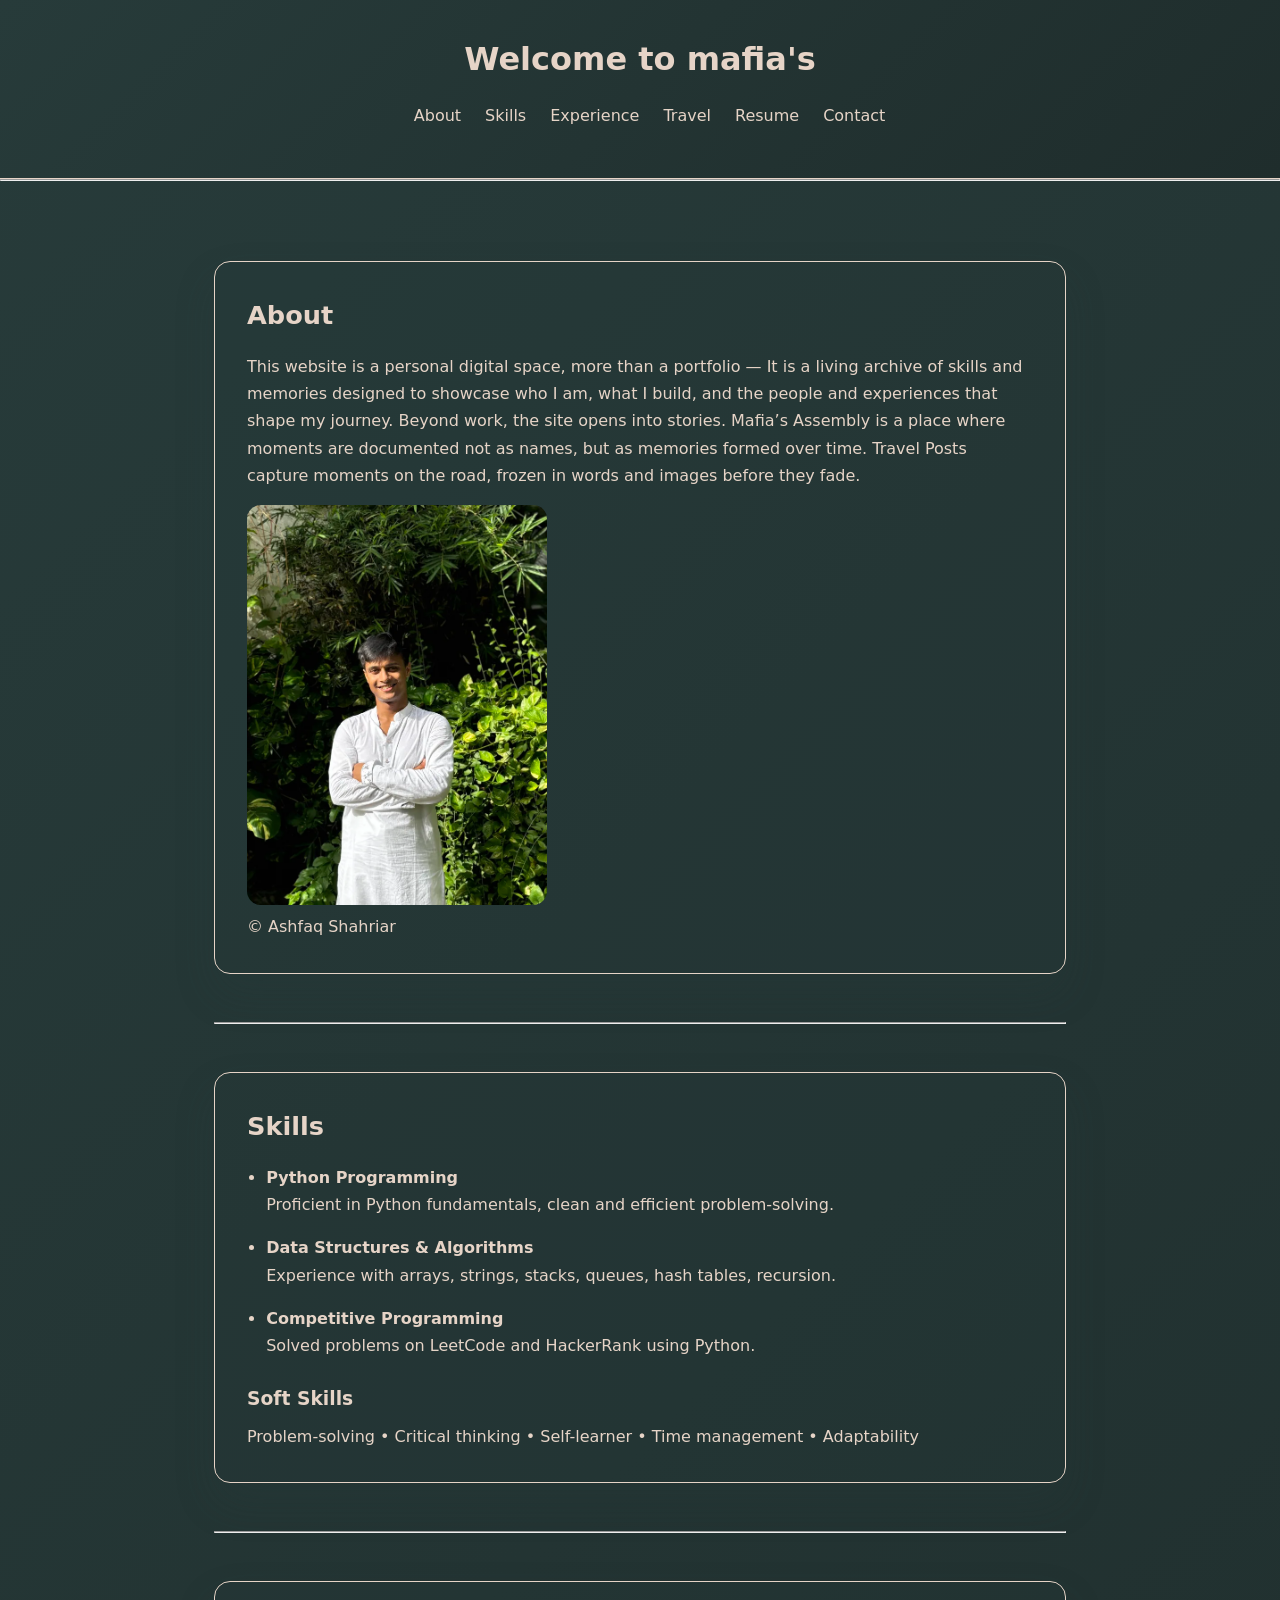
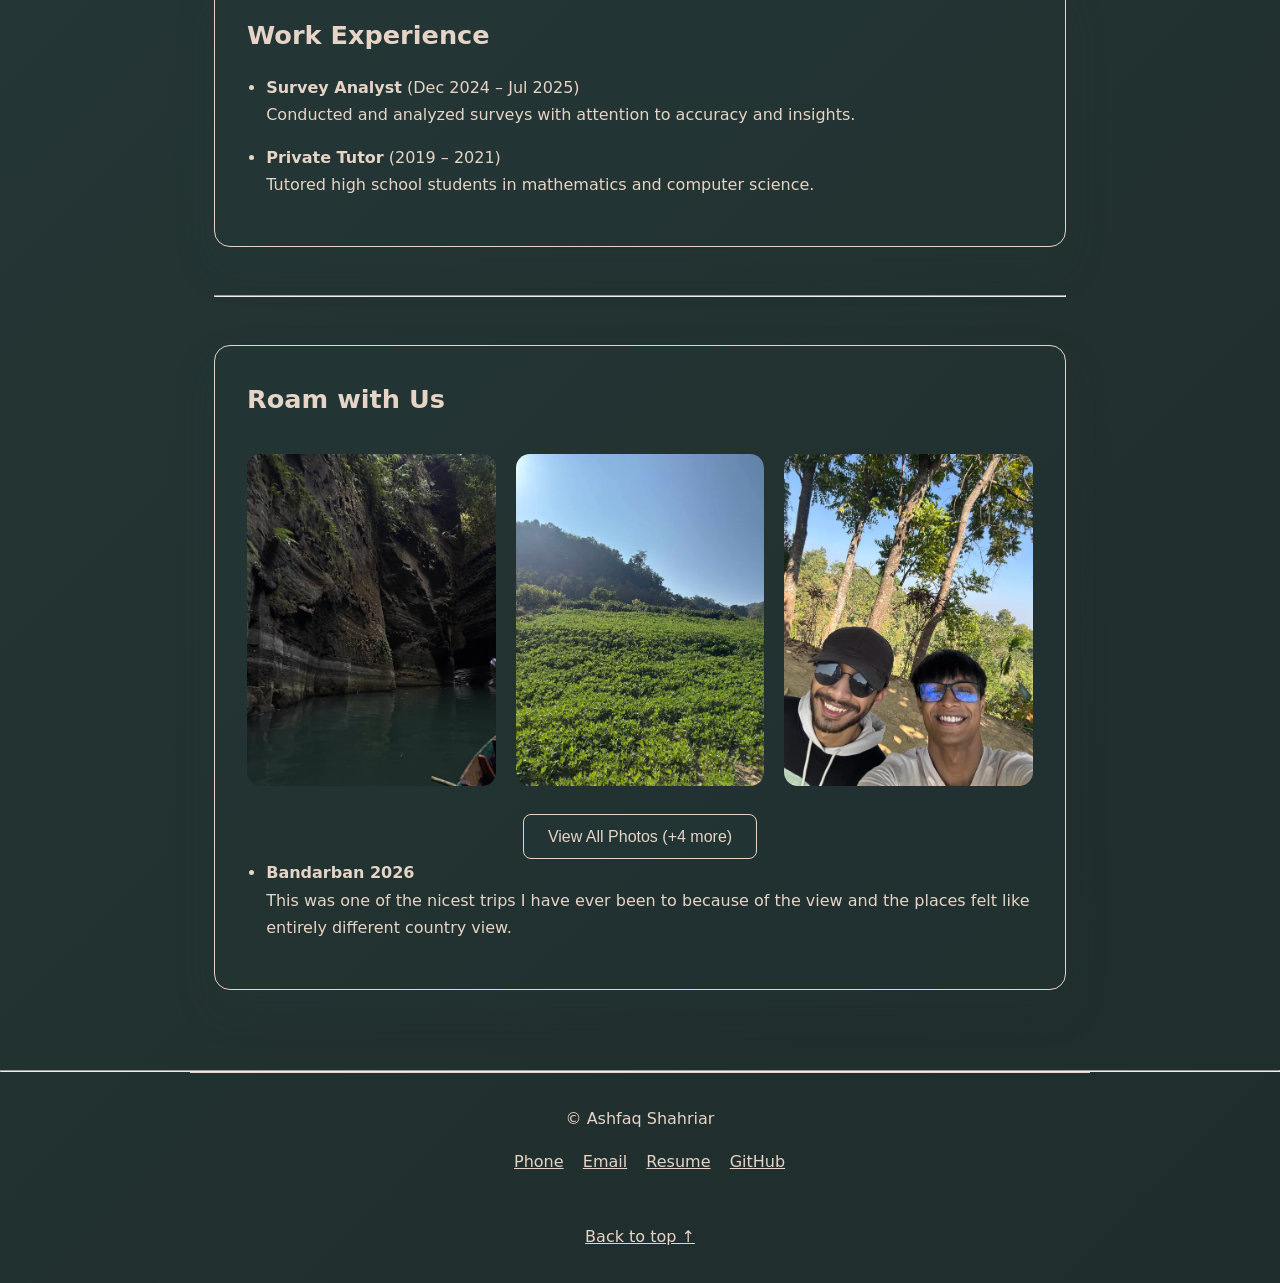
<file: index.html>
<!DOCTYPE html>
<html lang="en">

<head>
    <meta charset="UTF-8">
    <meta name="author" content="Ashfaq Shahriar">
    <meta name="description" content="Personal portfolio website of Ashfaq Shahriar">
    <meta name="viewport" content="width=device-width, initial-scale=1.0">
    <title>Mafia's</title>
    <link rel="icon" href="image files/cat.png" type="image/x-icon">
    <link rel="stylesheet" href="main.css">
</head>

<body>

<header class="header">
    <div class="container">

    <h1>Welcome to mafia's</h1>

    <nav aria-label="primary-navigation">
        <ul class="nav-list">
            <li><a href="#info">About</a></li>
            <li><a href="#skills">Skills</a></li>
            <li><a href="#work_experience">Experience</a></li>
            <li><a href="#trips">Travel</a></li>
            <li><a href="imgae files/resume01-ashfaq-shahriar.pdf"target="_blank">Resume</a></li>
            <li><a href="#end">Contact</a></li>
        </ul>
    </nav>
    
    </div>
</header>

<hr>

<main class="container">

    <!-- ABOUT THE WEBPAGE -->
    <article id="info" class="card">
        <h2>About</h2>

        <p>
            This website is a personal digital space, more than a portfolio — It is a living archive of skills and memories designed to showcase who I am, what I build, and the people and experiences that shape my journey. Beyond work, the site opens into stories. Mafia’s Assembly is a place where moments are documented not as names, but as memories formed over time. Travel Posts capture moments on the road, frozen in words and images before they fade.

        </p>

        <figure>
            <img src="imgae files/image.jpeg" alt="Ashfaq Shahriar" width="300">
            <figcaption>
                &copy; Ashfaq Shahriar
            </figcaption>
        </figure>

    </article>

    <hr>

    <!-- SKILLS -->
    <article id="skills" class="card">
        <h2>Skills</h2>

        <ul>
            <li>
                <strong>Python Programming</strong><br>
                Proficient in Python fundamentals, clean and efficient problem-solving.
            </li>

            <li>
                <strong>Data Structures & Algorithms</strong><br>
                Experience with arrays, strings, stacks, queues, hash tables, recursion.
            </li>

            <li>
                <strong>Competitive Programming</strong><br>
                Solved problems on LeetCode and HackerRank using Python.
            </li>
        </ul>

        <h3>Soft Skills</h3>
        <p>Problem-solving • Critical thinking • Self-learner • Time management • Adaptability</p>
    </article>

    <hr>

    <!-- EXPERIENCE -->
    <article id="work_experience" class="card">
        <h2>Work Experience</h2>

        <ul>
            <li>
                <strong>Survey Analyst</strong> (Dec 2024 – Jul 2025)<br>
                Conducted and analyzed surveys with attention to accuracy and insights.
            </li>

            <li>
                <strong>Private Tutor</strong> (2019 – 2021)<br>
                Tutored high school students in mathematics and computer science.
            </li>
        </ul>
    </article>

    <hr>

    <!--TRIPS-->
    <article id="trips" class="card"> 
        <h2>Roam with Us</h2>

        <div class="trip-images">
            <figure>
                <img src="imgae files/IMG_6839.jpeg" alt="img1" width="300" class="trip-img">
            </figure>
            <figure>
                <img src="imgae files/IMG_6802.jpeg" alt="img2" width="300" class="trip-img">
            </figure>
            <figure>
                <img src="imgae files/IMG_6624.jpeg" alt="img3" width="300" class="trip-img">
            </figure>
        </div>

        <div style="text-align: center; margin-top: 20px;">
            <button id="viewMoreBtn" class="view-more-btn">View All Photos (+4 more)</button>
        </div>

        <!-- Hidden images for gallery -->
        <div class="all-trip-images" style="display: none;">
            <img src="imgae files/IMG_6839.jpeg" alt="Travel photo 1">
            <img src="imgae files/IMG_6802.jpeg" alt="Travel photo 2">
            <img src="imgae files/IMG_6624.jpeg" alt="Travel photo 3">
            <img src="imgae files/WhatsApp Image 2026-01-22 at 3.02.22 PM (1).jpeg" alt="Travel photo 4">
            <img src="imgae files/WhatsApp Image 2026-01-22 at 3.02.27 PM.jpeg" alt="Travel photo 5">
            <img src="imgae files/WhatsApp Image 2026-01-22 at 3.02.28 PM.jpeg" alt="Travel photo 6">
            <img src="imgae files/WhatsApp Image 2026-01-22 at 3.02.32 PM.jpeg" alt="Travel photo 7">
        </div>
        <ul>
            <li>
                <strong>Bandarban 2026</strong><br>
                This was one of the nicest trips I have ever been to because of the view and the places felt like entirely different country view. 
            </li>
        </ul>

    </article>

</main>

<hr>

<footer class="container" id="end">
    <p>&copy; Ashfaq Shahriar</p>

    <ul class="footer-links">
        <li><a href="tel:+8801713420687">Phone</a></li>
        <li><a href="mailto:ashfaqshahriarpersonal@gmail.com">Email</a></li>
        <li><a href="imgae files/resume01-ashfaq-shahriar.pdf" target="_blank">Resume</a></li>
        <li><a href="https://github.com/Lowkeeyyy" target="_blank">GitHub</a></li>
    </ul>
</footer>

<p class="back-top"><a href="#">Back to top ↑</a></p>

<!-- Image Modal Gallery -->
<div id="modal" class="image-modal">
    <span class="close">&times;</span>
    <img class="modal-image" id="modalImg">
    <div class="image-counter">
        <span id="imageCount">1/7</span>
    </div>
    <button class="nav-button prev" id="prevBtn">&#10094;</button>
    <button class="nav-button next" id="nextBtn">&#10095;</button>
</div>

<script>
    // All gallery images
    const allImages = document.querySelectorAll('.all-trip-images img');
    const galleryArray = Array.from(allImages).map(img => img.src);
    
    // Get visible thumbnail images
    const tripImages = document.querySelectorAll('.trip-img');
    const modal = document.getElementById('modal');
    const modalImg = document.getElementById('modalImg');
    const closeBtn = document.querySelector('.close');
    const prevBtn = document.getElementById('prevBtn');
    const nextBtn = document.getElementById('nextBtn');
    const imageCount = document.getElementById('imageCount');
    const viewMoreBtn = document.getElementById('viewMoreBtn');
    
    let currentImageIndex = 0;

    // Open gallery when any visible image is clicked
    tripImages.forEach((img, index) => {
        img.addEventListener('click', function() {
            // Find which image in the full gallery matches this thumbnail
            const clickedSrc = this.src;
            currentImageIndex = galleryArray.findIndex(src => src === clickedSrc);
            showModal();
        });
    });

    // Open gallery when View More button is clicked
    viewMoreBtn.addEventListener('click', function() {
        currentImageIndex = 0;
        showModal();
    });

    function showModal() {
        modal.style.display = 'block';
        displayImage();
    }

    function displayImage() {
        modalImg.src = galleryArray[currentImageIndex];
        imageCount.textContent = (currentImageIndex + 1) + '/' + galleryArray.length;
    }

    function nextImage() {
        currentImageIndex = (currentImageIndex + 1) % galleryArray.length;
        displayImage();
    }

    function prevImage() {
        currentImageIndex = (currentImageIndex - 1 + galleryArray.length) % galleryArray.length;
        displayImage();
    }

    // Close modal when close button is clicked
    closeBtn.addEventListener('click', function() {
        modal.style.display = 'none';
    });

    // Close modal when clicking outside the image
    modal.addEventListener('click', function(event) {
        if (event.target === modal) {
            modal.style.display = 'none';
        }
    });

    // Navigation buttons
    nextBtn.addEventListener('click', nextImage);
    prevBtn.addEventListener('click', prevImage);

    // Keyboard navigation
    document.addEventListener('keydown', function(event) {
        if (modal.style.display === 'block') {
            if (event.key === 'Escape') {
                modal.style.display = 'none';
            } else if (event.key === 'ArrowRight') {
                nextImage();
            } else if (event.key === 'ArrowLeft') {
                prevImage();
            }
        }
    });
</script>

</body>
</html>
</file>
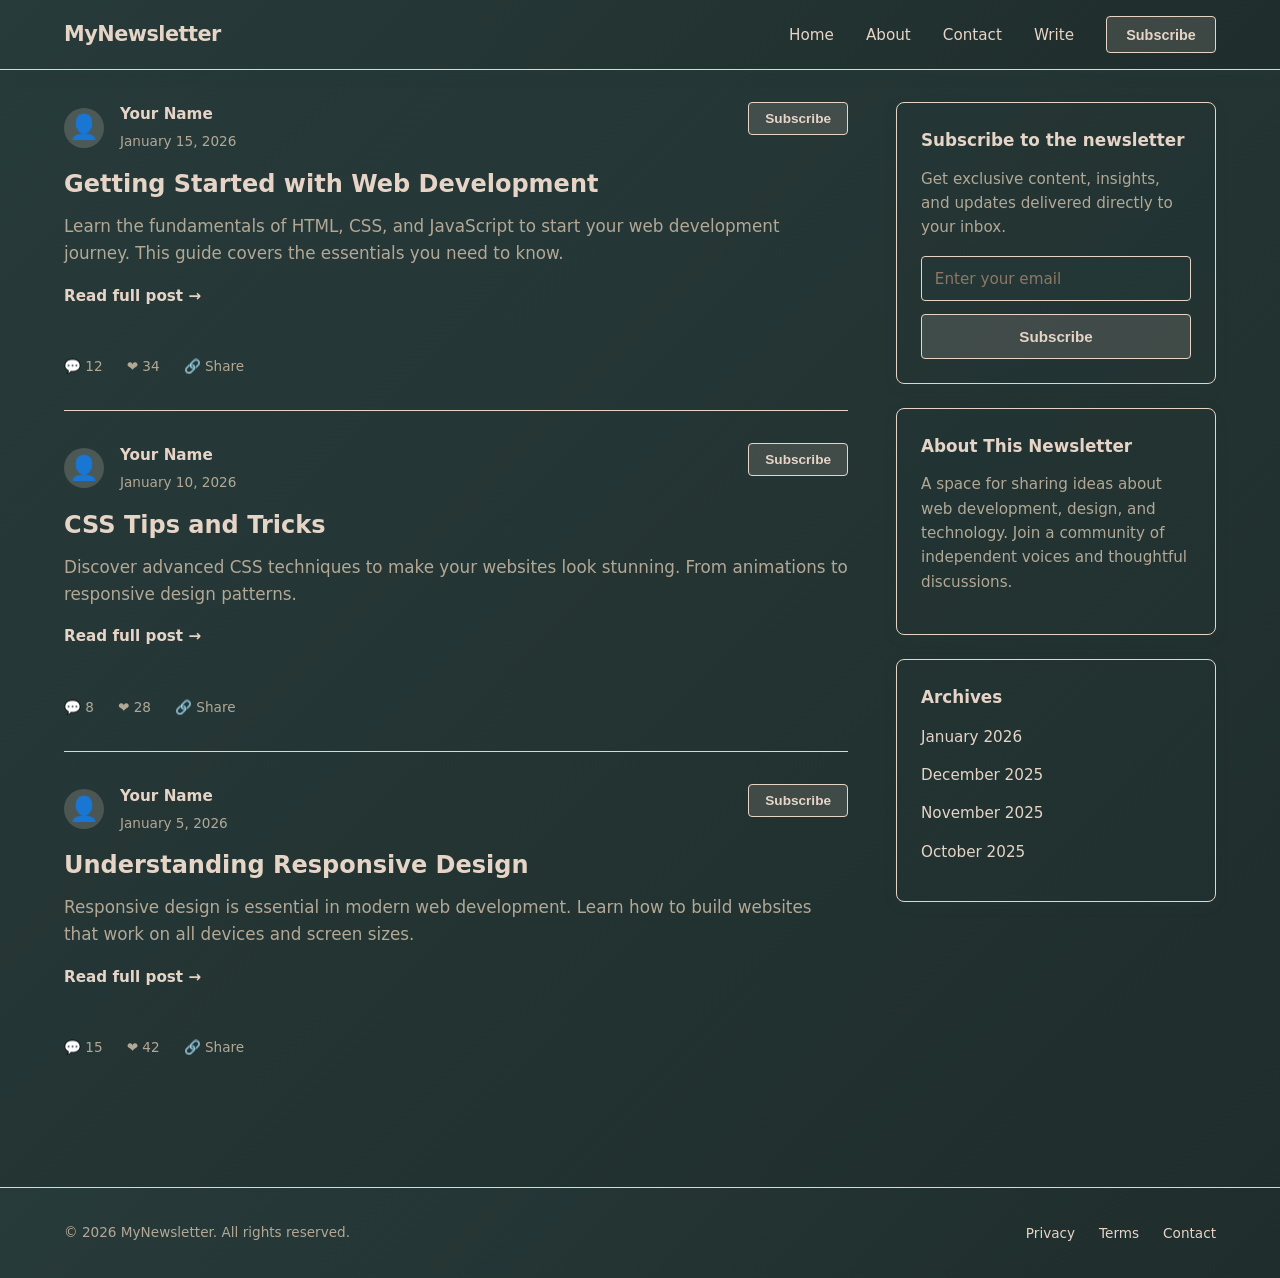
<file: Blog Website/index.html>
<!DOCTYPE html>
<html lang="en">

<head>
    <meta charset="UTF-8">
    <meta name="author" content="Ashfaq Shahriar">
    <meta name="description" content="A newsletter platform for independent voices">
    <meta name="viewport" content="width=device-width, initial-scale=1.0">

    <title>My Newsletter | Home</title>
    <link rel="stylesheet" href="css/style.css">
</head>

<body>

    <!-- HEADER -->
    <header class="header">
        <div class="header-container">
            <div class="header-left">
                <a href="index.html" class="logo">MyNewsletter</a>
            </div>
            <div class="header-right">
                <nav aria-label="primary-navigation">
                    <ul>
                        <li><a href="index.html">Home</a></li>
                        <li><a href="pages/about.html">About</a></li>
                        <li><a href="pages/contact.html">Contact</a></li>
                        <li><a href="pages/create-post.html">Write</a></li>
                    </ul>
                </nav>
                <button class="subscribe-btn-header">Subscribe</button>
            </div>
        </div>
    </header>

    <!-- MAIN CONTENT -->
    <main class="main-wrapper">
        <div class="main-container">
            <!-- LEFT SECTION - FEED -->
            <section class="feed-section">

                <!-- Article 1 -->
                <article class="post-card">
                    <div class="post-header">
                        <div class="author-info">
                            <div class="author-avatar">👤</div>
                            <div>
                                <h3 class="author-name">Your Name</h3>
                                <time datetime="2026-01-15">January 15, 2026</time>
                            </div>
                        </div>
                        <button class="subscribe-btn-post">Subscribe</button>
                    </div>
                    <h2 class="post-title">Getting Started with Web Development</h2>
                    <p class="post-excerpt">Learn the fundamentals of HTML, CSS, and JavaScript to start your web development journey. This guide covers the essentials you need to know.</p>
                    <a href="pages/article-1.html" class="read-post-link">Read full post →</a>
                    <div class="post-footer">
                        <span class="engagement">💬 12</span>
                        <span class="engagement">❤️ 34</span>
                        <span class="engagement">🔗 Share</span>
                    </div>
                </article>

                <!-- Article 2 -->
                <article class="post-card">
                    <div class="post-header">
                        <div class="author-info">
                            <div class="author-avatar">👤</div>
                            <div>
                                <h3 class="author-name">Your Name</h3>
                                <time datetime="2026-01-10">January 10, 2026</time>
                            </div>
                        </div>
                        <button class="subscribe-btn-post">Subscribe</button>
                    </div>
                    <h2 class="post-title">CSS Tips and Tricks</h2>
                    <p class="post-excerpt">Discover advanced CSS techniques to make your websites look stunning. From animations to responsive design patterns.</p>
                    <a href="pages/article-2.html" class="read-post-link">Read full post →</a>
                    <div class="post-footer">
                        <span class="engagement">💬 8</span>
                        <span class="engagement">❤️ 28</span>
                        <span class="engagement">🔗 Share</span>
                    </div>
                </article>

                <!-- Article 3 -->
                <article class="post-card">
                    <div class="post-header">
                        <div class="author-info">
                            <div class="author-avatar">👤</div>
                            <div>
                                <h3 class="author-name">Your Name</h3>
                                <time datetime="2026-01-05">January 5, 2026</time>
                            </div>
                        </div>
                        <button class="subscribe-btn-post">Subscribe</button>
                    </div>
                    <h2 class="post-title">Understanding Responsive Design</h2>
                    <p class="post-excerpt">Responsive design is essential in modern web development. Learn how to build websites that work on all devices and screen sizes.</p>
                    <a href="pages/article-3.html" class="read-post-link">Read full post →</a>
                    <div class="post-footer">
                        <span class="engagement">💬 15</span>
                        <span class="engagement">❤️ 42</span>
                        <span class="engagement">🔗 Share</span>
                    </div>
                </article>

            </section>

            <!-- RIGHT SECTION - SIDEBAR -->
            <aside class="sidebar-section">
                <!-- Newsletter Signup -->
                <div class="sidebar-card newsletter-card">
                    <h3>Subscribe to the newsletter</h3>
                    <p>Get exclusive content, insights, and updates delivered directly to your inbox.</p>
                    <form class="newsletter-form">
                        <input type="email" placeholder="Enter your email" required>
                        <button type="submit" class="subscribe-btn">Subscribe</button>
                    </form>
                </div>

                <!-- About Section -->
                <div class="sidebar-card about-card">
                    <h3>About This Newsletter</h3>
                    <p>A space for sharing ideas about web development, design, and technology. Join a community of independent voices and thoughtful discussions.</p>
                </div>

                <!-- Archives -->
                <div class="sidebar-card archives-card">
                    <h3>Archives</h3>
                    <ul class="archive-list">
                        <li><a href="#">January 2026</a></li>
                        <li><a href="#">December 2025</a></li>
                        <li><a href="#">November 2025</a></li>
                        <li><a href="#">October 2025</a></li>
                    </ul>
                </div>
            </aside>
        </div>
    </main>

    <!-- FOOTER -->
    <footer class="footer">
        <div class="footer-container">
            <div class="footer-content">
                <div class="footer-section">
                    <p>&copy; 2026 MyNewsletter. All rights reserved.</p>
                </div>
                <div class="footer-section">
                    <ul>
                        <li><a href="#">Privacy</a></li>
                        <li><a href="#">Terms</a></li>
                        <li><a href="#">Contact</a></li>
                    </ul>
                </div>
            </div>
        </div>
    </footer>
<script src="js/renderPosts.js"></script>

</body>

</html>
</file>
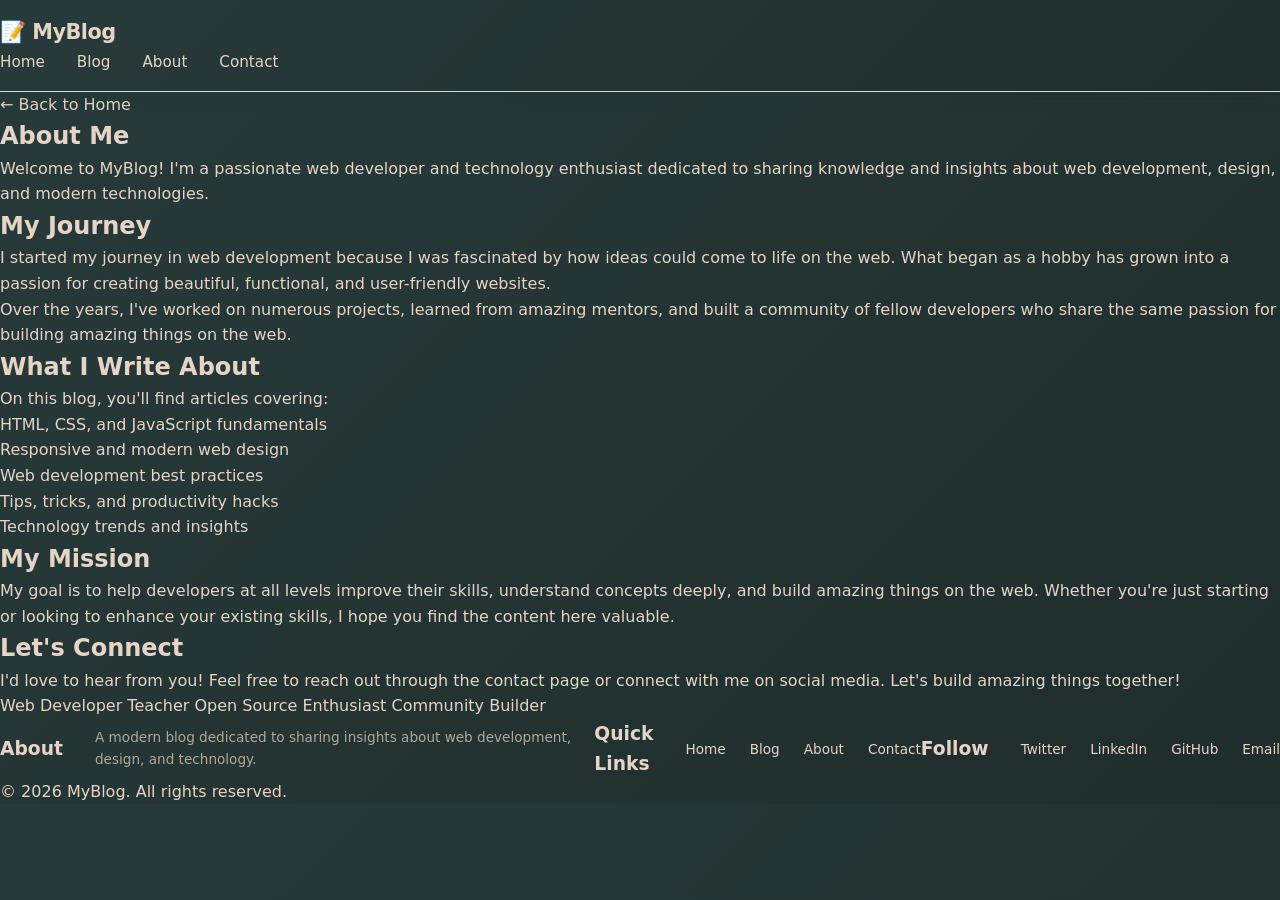
<file: Blog Website/pages/about.html>
<!DOCTYPE html>
<html lang="en">

<head>
    <meta charset="UTF-8">
    <meta name="author" content="Your Name">
    <meta name="description" content="About MyBlog">
    <meta name="viewport" content="width=device-width, initial-scale=1.0">

    <title>About | MyBlog</title>
    <link rel="stylesheet" href="../css/style.css">
</head>

<body>

    <!-- HEADER -->
    <header class="header">
        <div class="container">
            <div class="header-content">
                <a href="../index.html" class="logo">📝 MyBlog</a>

                <nav aria-label="primary-navigation">
                    <ul>
                        <li><a href="../index.html">Home</a></li>
                        <li><a href="../index.html#blog">Blog</a></li>
                        <li><a href="about.html">About</a></li>
                        <li><a href="contact.html">Contact</a></li>
                    </ul>
                </nav>
            </div>
        </div>
    </header>

    <!-- MAIN CONTENT -->
    <main class="container">

        <a href="../index.html" class="back-btn">← Back to Home</a>

        <article class="article">
            <h1>About Me</h1>

            <div class="article-content">
                <p>
                    Welcome to MyBlog! I'm a passionate web developer and technology enthusiast dedicated to sharing knowledge and insights about web development, design, and modern technologies.
                </p>

                <h2>My Journey</h2>

                <p>
                    I started my journey in web development because I was fascinated by how ideas could come to life on the web. What began as a hobby has grown into a passion for creating beautiful, functional, and user-friendly websites.
                </p>

                <p>
                    Over the years, I've worked on numerous projects, learned from amazing mentors, and built a community of fellow developers who share the same passion for building amazing things on the web.
                </p>

                <h2>What I Write About</h2>

                <p>
                    On this blog, you'll find articles covering:
                </p>

                <ul>
                    <li>HTML, CSS, and JavaScript fundamentals</li>
                    <li>Responsive and modern web design</li>
                    <li>Web development best practices</li>
                    <li>Tips, tricks, and productivity hacks</li>
                    <li>Technology trends and insights</li>
                </ul>

                <h2>My Mission</h2>

                <p>
                    My goal is to help developers at all levels improve their skills, understand concepts deeply, and build amazing things on the web. Whether you're just starting or looking to enhance your existing skills, I hope you find the content here valuable.
                </p>

                <h2>Let's Connect</h2>

                <p>
                    I'd love to hear from you! Feel free to reach out through the contact page or connect with me on social media. Let's build amazing things together!
                </p>

                <div class="tags">
                    <span class="tag">Web Developer</span>
                    <span class="tag">Teacher</span>
                    <span class="tag">Open Source Enthusiast</span>
                    <span class="tag">Community Builder</span>
                </div>

            </div>

        </article>

    </main>

    <!-- FOOTER -->
    <footer>
        <div class="container">
            <div class="footer-content">
                <div class="footer-section">
                    <h3>About</h3>
                    <p>A modern blog dedicated to sharing insights about web development, design, and technology.</p>
                </div>

                <div class="footer-section">
                    <h3>Quick Links</h3>
                    <ul>
                        <li><a href="../index.html">Home</a></li>
                        <li><a href="../index.html#blog">Blog</a></li>
                        <li><a href="about.html">About</a></li>
                        <li><a href="contact.html">Contact</a></li>
                    </ul>
                </div>

                <div class="footer-section">
                    <h3>Follow</h3>
                    <ul>
                        <li><a href="#">Twitter</a></li>
                        <li><a href="#">LinkedIn</a></li>
                        <li><a href="#">GitHub</a></li>
                        <li><a href="#">Email</a></li>
                    </ul>
                </div>
            </div>

            <div class="footer-bottom">
                <p>&copy; 2026 MyBlog. All rights reserved.</p>
            </div>
        </div>
    </footer>

</body>

</html>
</file>
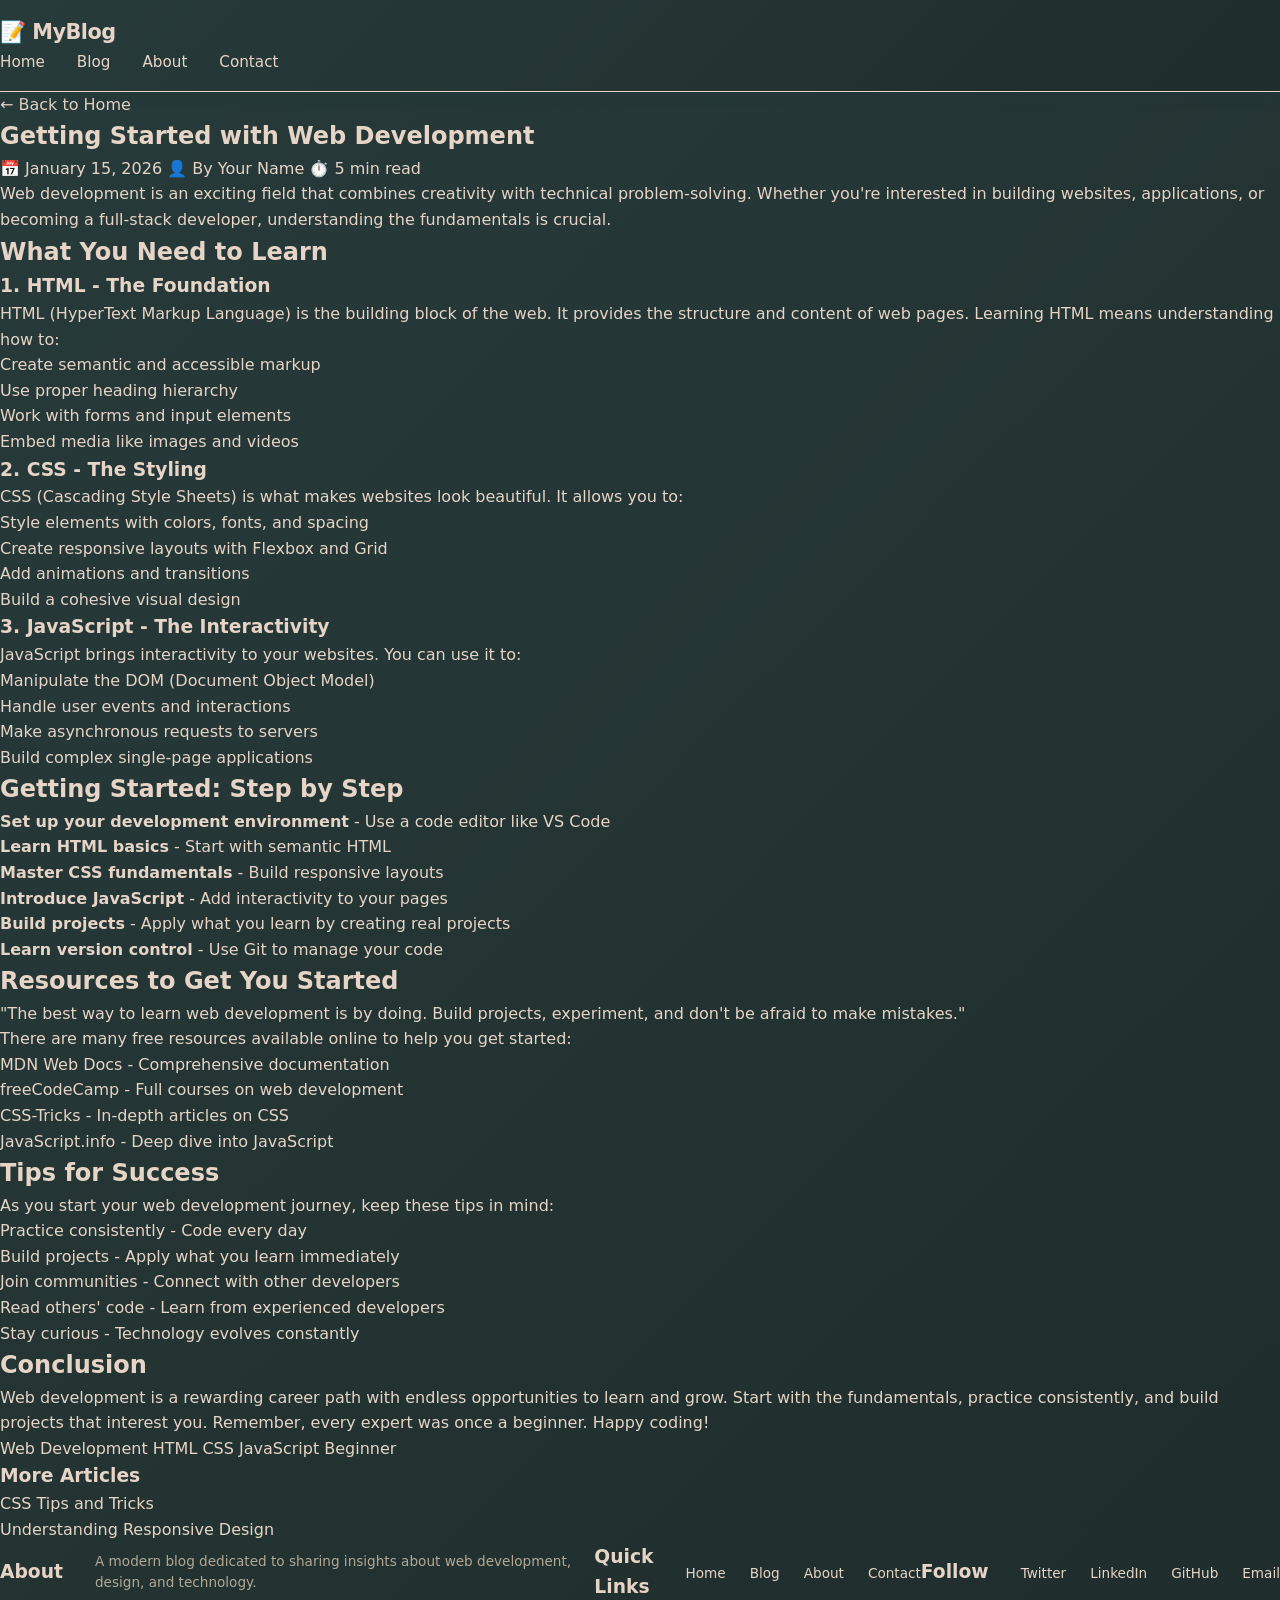
<file: Blog Website/pages/article-1.html>
<!DOCTYPE html>
<html lang="en">

<head>
    <meta charset="UTF-8">
    <meta name="author" content="Your Name">
    <meta name="description" content="Getting Started with Web Development">
    <meta name="viewport" content="width=device-width, initial-scale=1.0">

    <title>Getting Started with Web Development | MyBlog</title>
    <link rel="stylesheet" href="../css/style.css">
</head>

<body>

    <!-- HEADER -->
    <header class="header">
        <div class="container">
            <div class="header-content">
                <a href="../index.html" class="logo">📝 MyBlog</a>

                <nav aria-label="primary-navigation">
                    <ul>
                        <li><a href="../index.html">Home</a></li>
                        <li><a href="../index.html#blog">Blog</a></li>
                        <li><a href="about.html">About</a></li>
                        <li><a href="contact.html">Contact</a></li>
                    </ul>
                </nav>
            </div>
        </div>
    </header>

    <!-- MAIN CONTENT -->
    <main class="container">

        <a href="../index.html" class="back-btn">← Back to Home</a>

        <article class="article">
            <h1>Getting Started with Web Development</h1>

            <div class="article-meta">
                <span>📅 January 15, 2026</span>
                <span>👤 By Your Name</span>
                <span>⏱️ 5 min read</span>
            </div>

            <div class="article-content">
                <p>
                    Web development is an exciting field that combines creativity with technical problem-solving. Whether you're interested in building websites, applications, or becoming a full-stack developer, understanding the fundamentals is crucial.
                </p>

                <h2>What You Need to Learn</h2>

                <h3>1. HTML - The Foundation</h3>
                <p>
                    HTML (HyperText Markup Language) is the building block of the web. It provides the structure and content of web pages. Learning HTML means understanding how to:
                </p>
                <ul>
                    <li>Create semantic and accessible markup</li>
                    <li>Use proper heading hierarchy</li>
                    <li>Work with forms and input elements</li>
                    <li>Embed media like images and videos</li>
                </ul>

                <h3>2. CSS - The Styling</h3>
                <p>
                    CSS (Cascading Style Sheets) is what makes websites look beautiful. It allows you to:
                </p>
                <ul>
                    <li>Style elements with colors, fonts, and spacing</li>
                    <li>Create responsive layouts with Flexbox and Grid</li>
                    <li>Add animations and transitions</li>
                    <li>Build a cohesive visual design</li>
                </ul>

                <h3>3. JavaScript - The Interactivity</h3>
                <p>
                    JavaScript brings interactivity to your websites. You can use it to:
                </p>
                <ul>
                    <li>Manipulate the DOM (Document Object Model)</li>
                    <li>Handle user events and interactions</li>
                    <li>Make asynchronous requests to servers</li>
                    <li>Build complex single-page applications</li>
                </ul>

                <h2>Getting Started: Step by Step</h2>

                <ol>
                    <li><strong>Set up your development environment</strong> - Use a code editor like VS Code</li>
                    <li><strong>Learn HTML basics</strong> - Start with semantic HTML</li>
                    <li><strong>Master CSS fundamentals</strong> - Build responsive layouts</li>
                    <li><strong>Introduce JavaScript</strong> - Add interactivity to your pages</li>
                    <li><strong>Build projects</strong> - Apply what you learn by creating real projects</li>
                    <li><strong>Learn version control</strong> - Use Git to manage your code</li>
                </ol>

                <h2>Resources to Get You Started</h2>

                <blockquote>
                    "The best way to learn web development is by doing. Build projects, experiment, and don't be afraid to make mistakes."
                </blockquote>

                <p>
                    There are many free resources available online to help you get started:
                </p>
                <ul>
                    <li>MDN Web Docs - Comprehensive documentation</li>
                    <li>freeCodeCamp - Full courses on web development</li>
                    <li>CSS-Tricks - In-depth articles on CSS</li>
                    <li>JavaScript.info - Deep dive into JavaScript</li>
                </ul>

                <h2>Tips for Success</h2>

                <p>
                    As you start your web development journey, keep these tips in mind:
                </p>

                <ol>
                    <li>Practice consistently - Code every day</li>
                    <li>Build projects - Apply what you learn immediately</li>
                    <li>Join communities - Connect with other developers</li>
                    <li>Read others' code - Learn from experienced developers</li>
                    <li>Stay curious - Technology evolves constantly</li>
                </ol>

                <h2>Conclusion</h2>

                <p>
                    Web development is a rewarding career path with endless opportunities to learn and grow. Start with the fundamentals, practice consistently, and build projects that interest you. Remember, every expert was once a beginner. Happy coding!
                </p>

                <div class="tags">
                    <span class="tag">Web Development</span>
                    <span class="tag">HTML</span>
                    <span class="tag">CSS</span>
                    <span class="tag">JavaScript</span>
                    <span class="tag">Beginner</span>
                </div>

            </div>

        </article>

        <!-- SIDEBAR -->
        <aside class="sidebar">
            <h3>More Articles</h3>
            <ul>
                <li><a href="article-2.html">CSS Tips and Tricks</a></li>
                <li><a href="article-3.html">Understanding Responsive Design</a></li>
            </ul>
        </aside>

    </main>

    <!-- FOOTER -->
    <footer>
        <div class="container">
            <div class="footer-content">
                <div class="footer-section">
                    <h3>About</h3>
                    <p>A modern blog dedicated to sharing insights about web development, design, and technology.</p>
                </div>

                <div class="footer-section">
                    <h3>Quick Links</h3>
                    <ul>
                        <li><a href="../index.html">Home</a></li>
                        <li><a href="../index.html#blog">Blog</a></li>
                        <li><a href="about.html">About</a></li>
                        <li><a href="contact.html">Contact</a></li>
                    </ul>
                </div>

                <div class="footer-section">
                    <h3>Follow</h3>
                    <ul>
                        <li><a href="#">Twitter</a></li>
                        <li><a href="#">LinkedIn</a></li>
                        <li><a href="#">GitHub</a></li>
                        <li><a href="#">Email</a></li>
                    </ul>
                </div>
            </div>

            <div class="footer-bottom">
                <p>&copy; 2026 MyBlog. All rights reserved.</p>
            </div>
        </div>
    </footer>

</body>

</html>
</file>
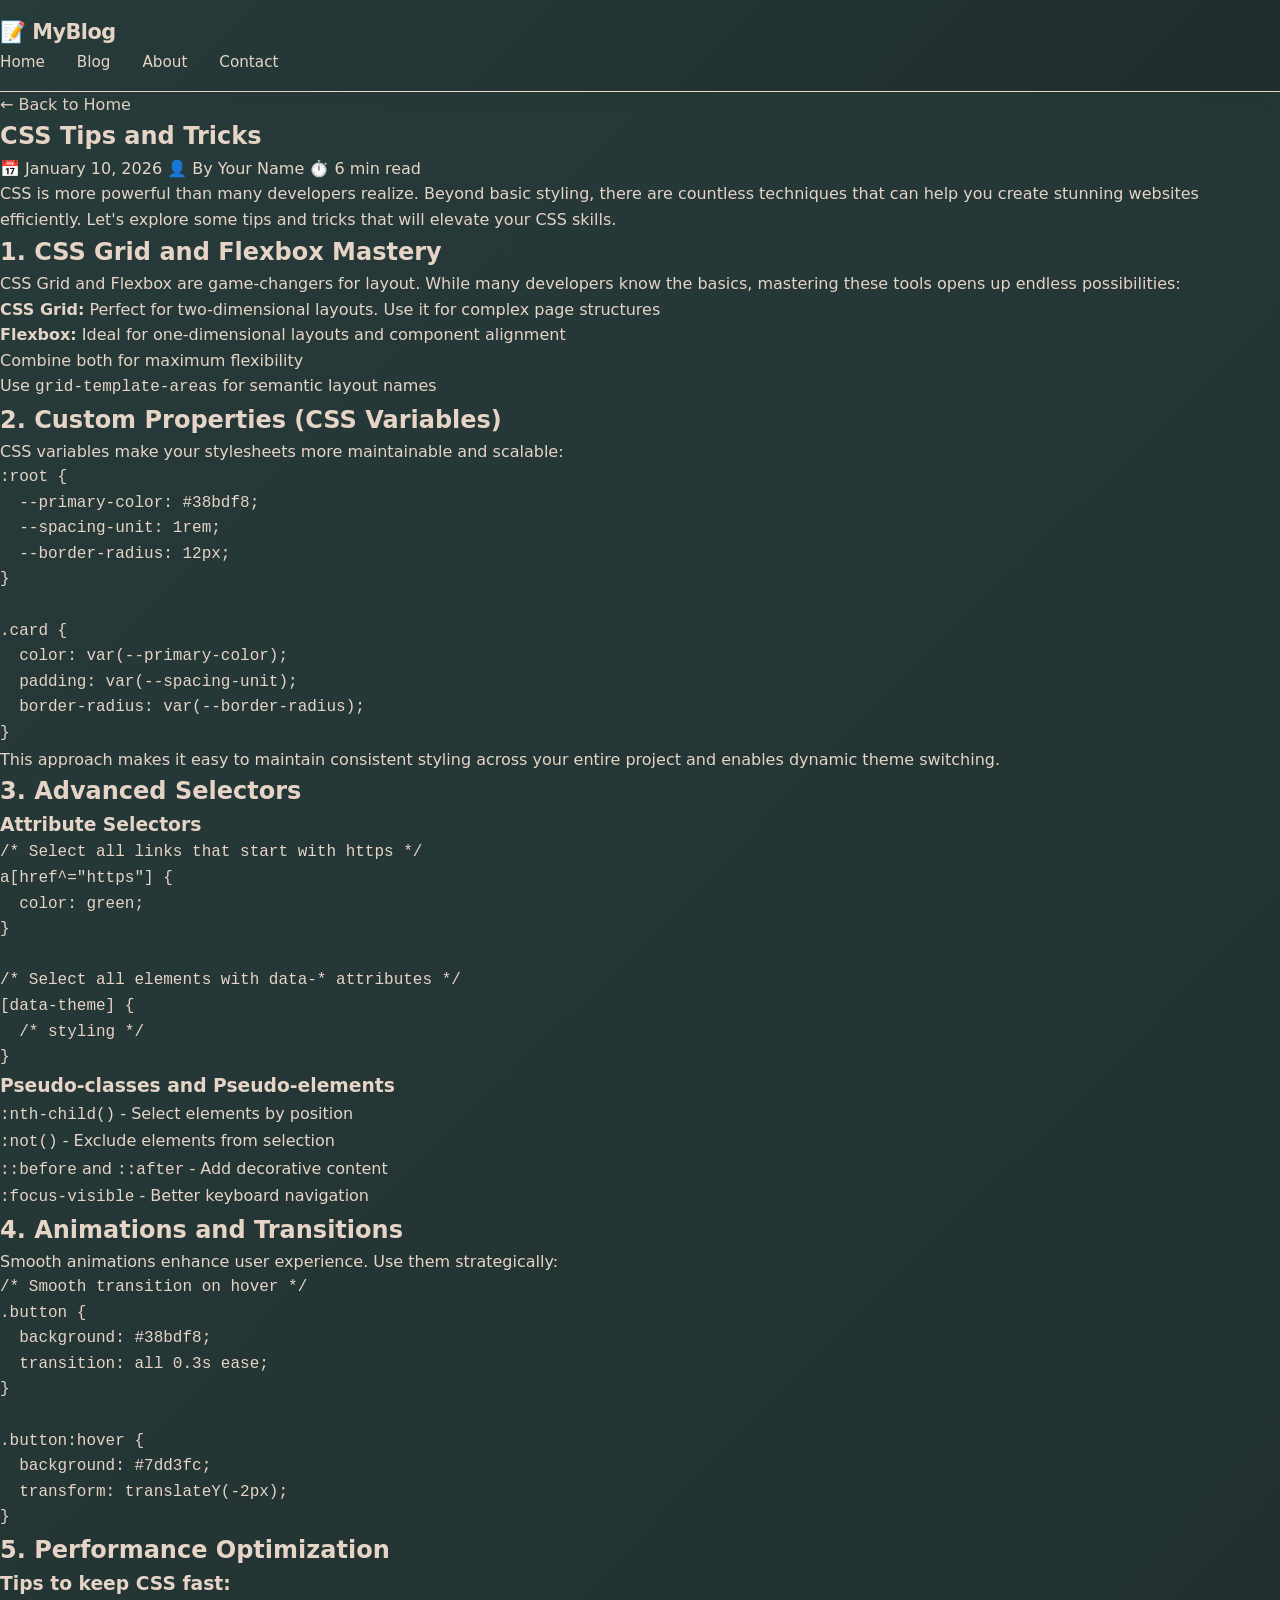
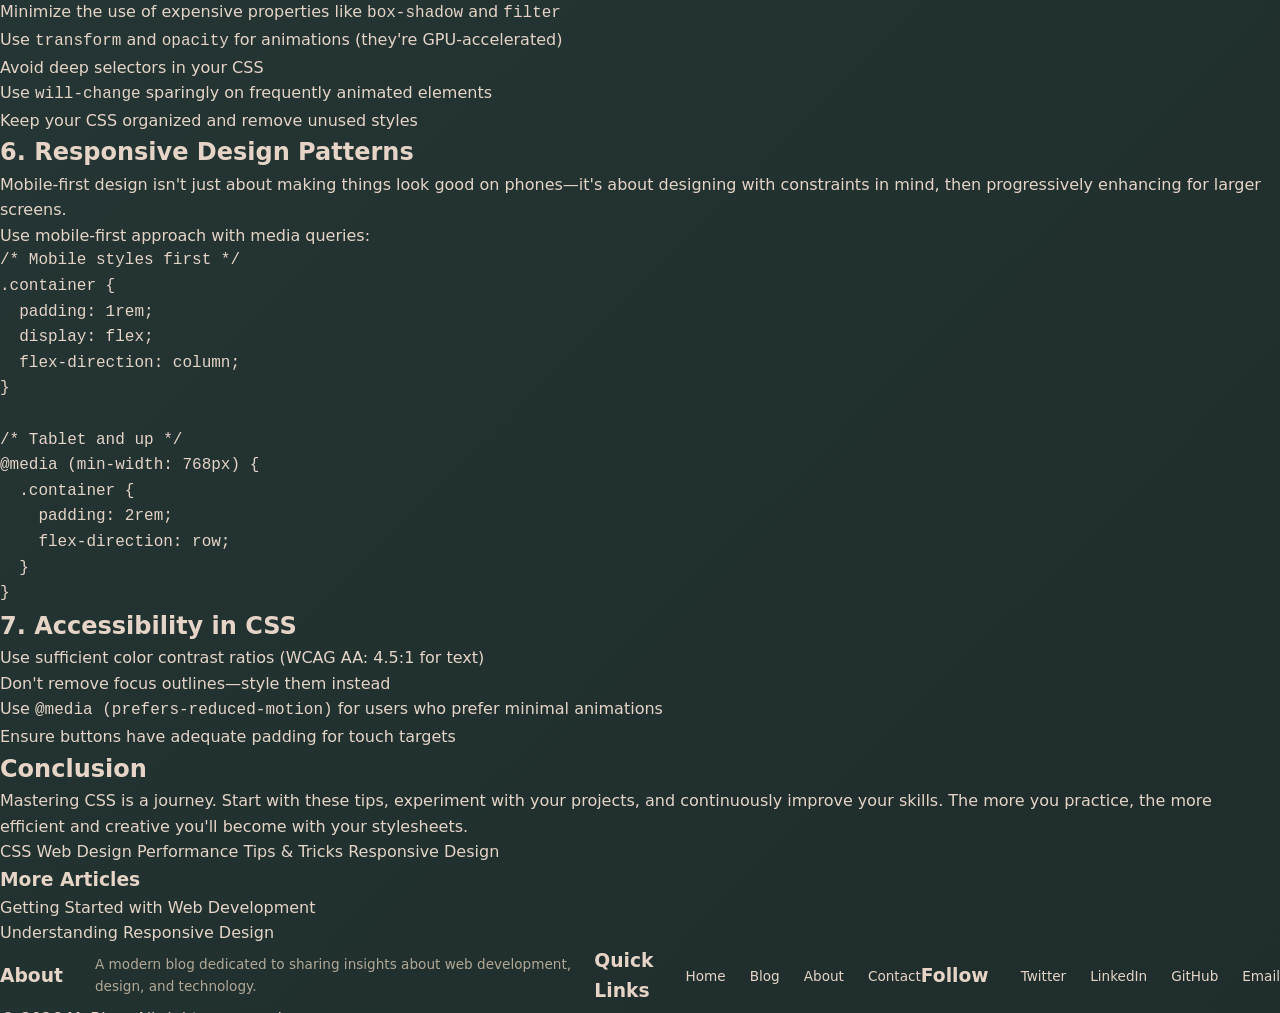
<file: Blog Website/pages/article-2.html>
<!DOCTYPE html>
<html lang="en">

<head>
    <meta charset="UTF-8">
    <meta name="author" content="Your Name">
    <meta name="description" content="CSS Tips and Tricks">
    <meta name="viewport" content="width=device-width, initial-scale=1.0">

    <title>CSS Tips and Tricks | MyBlog</title>
    <link rel="stylesheet" href="../css/style.css">
</head>

<body>

    <!-- HEADER -->
    <header class="header">
        <div class="container">
            <div class="header-content">
                <a href="../index.html" class="logo">📝 MyBlog</a>

                <nav aria-label="primary-navigation">
                    <ul>
                        <li><a href="../index.html">Home</a></li>
                        <li><a href="../index.html#blog">Blog</a></li>
                        <li><a href="about.html">About</a></li>
                        <li><a href="contact.html">Contact</a></li>
                    </ul>
                </nav>
            </div>
        </div>
    </header>

    <!-- MAIN CONTENT -->
    <main class="container">

        <a href="../index.html" class="back-btn">← Back to Home</a>

        <article class="article">
            <h1>CSS Tips and Tricks</h1>

            <div class="article-meta">
                <span>📅 January 10, 2026</span>
                <span>👤 By Your Name</span>
                <span>⏱️ 6 min read</span>
            </div>

            <div class="article-content">
                <p>
                    CSS is more powerful than many developers realize. Beyond basic styling, there are countless techniques that can help you create stunning websites efficiently. Let's explore some tips and tricks that will elevate your CSS skills.
                </p>

                <h2>1. CSS Grid and Flexbox Mastery</h2>

                <p>
                    CSS Grid and Flexbox are game-changers for layout. While many developers know the basics, mastering these tools opens up endless possibilities:
                </p>

                <ul>
                    <li><strong>CSS Grid:</strong> Perfect for two-dimensional layouts. Use it for complex page structures</li>
                    <li><strong>Flexbox:</strong> Ideal for one-dimensional layouts and component alignment</li>
                    <li>Combine both for maximum flexibility</li>
                    <li>Use <code>grid-template-areas</code> for semantic layout names</li>
                </ul>

                <h2>2. Custom Properties (CSS Variables)</h2>

                <p>
                    CSS variables make your stylesheets more maintainable and scalable:
                </p>

                <pre><code>:root {
  --primary-color: #38bdf8;
  --spacing-unit: 1rem;
  --border-radius: 12px;
}

.card {
  color: var(--primary-color);
  padding: var(--spacing-unit);
  border-radius: var(--border-radius);
}</code></pre>

                <p>
                    This approach makes it easy to maintain consistent styling across your entire project and enables dynamic theme switching.
                </p>

                <h2>3. Advanced Selectors</h2>

                <h3>Attribute Selectors</h3>
                <pre><code>/* Select all links that start with https */
a[href^="https"] {
  color: green;
}

/* Select all elements with data-* attributes */
[data-theme] {
  /* styling */
}</code></pre>

                <h3>Pseudo-classes and Pseudo-elements</h3>
                <ul>
                    <li><code>:nth-child()</code> - Select elements by position</li>
                    <li><code>:not()</code> - Exclude elements from selection</li>
                    <li><code>::before</code> and <code>::after</code> - Add decorative content</li>
                    <li><code>:focus-visible</code> - Better keyboard navigation</li>
                </ul>

                <h2>4. Animations and Transitions</h2>

                <p>
                    Smooth animations enhance user experience. Use them strategically:
                </p>

                <pre><code>/* Smooth transition on hover */
.button {
  background: #38bdf8;
  transition: all 0.3s ease;
}

.button:hover {
  background: #7dd3fc;
  transform: translateY(-2px);
}</code></pre>

                <h2>5. Performance Optimization</h2>

                <h3>Tips to keep CSS fast:</h3>
                <ul>
                    <li>Minimize the use of expensive properties like <code>box-shadow</code> and <code>filter</code></li>
                    <li>Use <code>transform</code> and <code>opacity</code> for animations (they're GPU-accelerated)</li>
                    <li>Avoid deep selectors in your CSS</li>
                    <li>Use <code>will-change</code> sparingly on frequently animated elements</li>
                    <li>Keep your CSS organized and remove unused styles</li>
                </ul>

                <h2>6. Responsive Design Patterns</h2>

                <blockquote>
                    Mobile-first design isn't just about making things look good on phones—it's about designing with constraints in mind, then progressively enhancing for larger screens.
                </blockquote>

                <p>
                    Use mobile-first approach with media queries:
                </p>

                <pre><code>/* Mobile styles first */
.container {
  padding: 1rem;
  display: flex;
  flex-direction: column;
}

/* Tablet and up */
@media (min-width: 768px) {
  .container {
    padding: 2rem;
    flex-direction: row;
  }
}</code></pre>

                <h2>7. Accessibility in CSS</h2>

                <ul>
                    <li>Use sufficient color contrast ratios (WCAG AA: 4.5:1 for text)</li>
                    <li>Don't remove focus outlines—style them instead</li>
                    <li>Use <code>@media (prefers-reduced-motion)</code> for users who prefer minimal animations</li>
                    <li>Ensure buttons have adequate padding for touch targets</li>
                </ul>

                <h2>Conclusion</h2>

                <p>
                    Mastering CSS is a journey. Start with these tips, experiment with your projects, and continuously improve your skills. The more you practice, the more efficient and creative you'll become with your stylesheets.
                </p>

                <div class="tags">
                    <span class="tag">CSS</span>
                    <span class="tag">Web Design</span>
                    <span class="tag">Performance</span>
                    <span class="tag">Tips & Tricks</span>
                    <span class="tag">Responsive Design</span>
                </div>

            </div>

        </article>

        <!-- SIDEBAR -->
        <aside class="sidebar">
            <h3>More Articles</h3>
            <ul>
                <li><a href="article-1.html">Getting Started with Web Development</a></li>
                <li><a href="article-3.html">Understanding Responsive Design</a></li>
            </ul>
        </aside>

    </main>

    <!-- FOOTER -->
    <footer>
        <div class="container">
            <div class="footer-content">
                <div class="footer-section">
                    <h3>About</h3>
                    <p>A modern blog dedicated to sharing insights about web development, design, and technology.</p>
                </div>

                <div class="footer-section">
                    <h3>Quick Links</h3>
                    <ul>
                        <li><a href="../index.html">Home</a></li>
                        <li><a href="../index.html#blog">Blog</a></li>
                        <li><a href="about.html">About</a></li>
                        <li><a href="contact.html">Contact</a></li>
                    </ul>
                </div>

                <div class="footer-section">
                    <h3>Follow</h3>
                    <ul>
                        <li><a href="#">Twitter</a></li>
                        <li><a href="#">LinkedIn</a></li>
                        <li><a href="#">GitHub</a></li>
                        <li><a href="#">Email</a></li>
                    </ul>
                </div>
            </div>

            <div class="footer-bottom">
                <p>&copy; 2026 MyBlog. All rights reserved.</p>
            </div>
        </div>
    </footer>

</body>

</html>
</file>
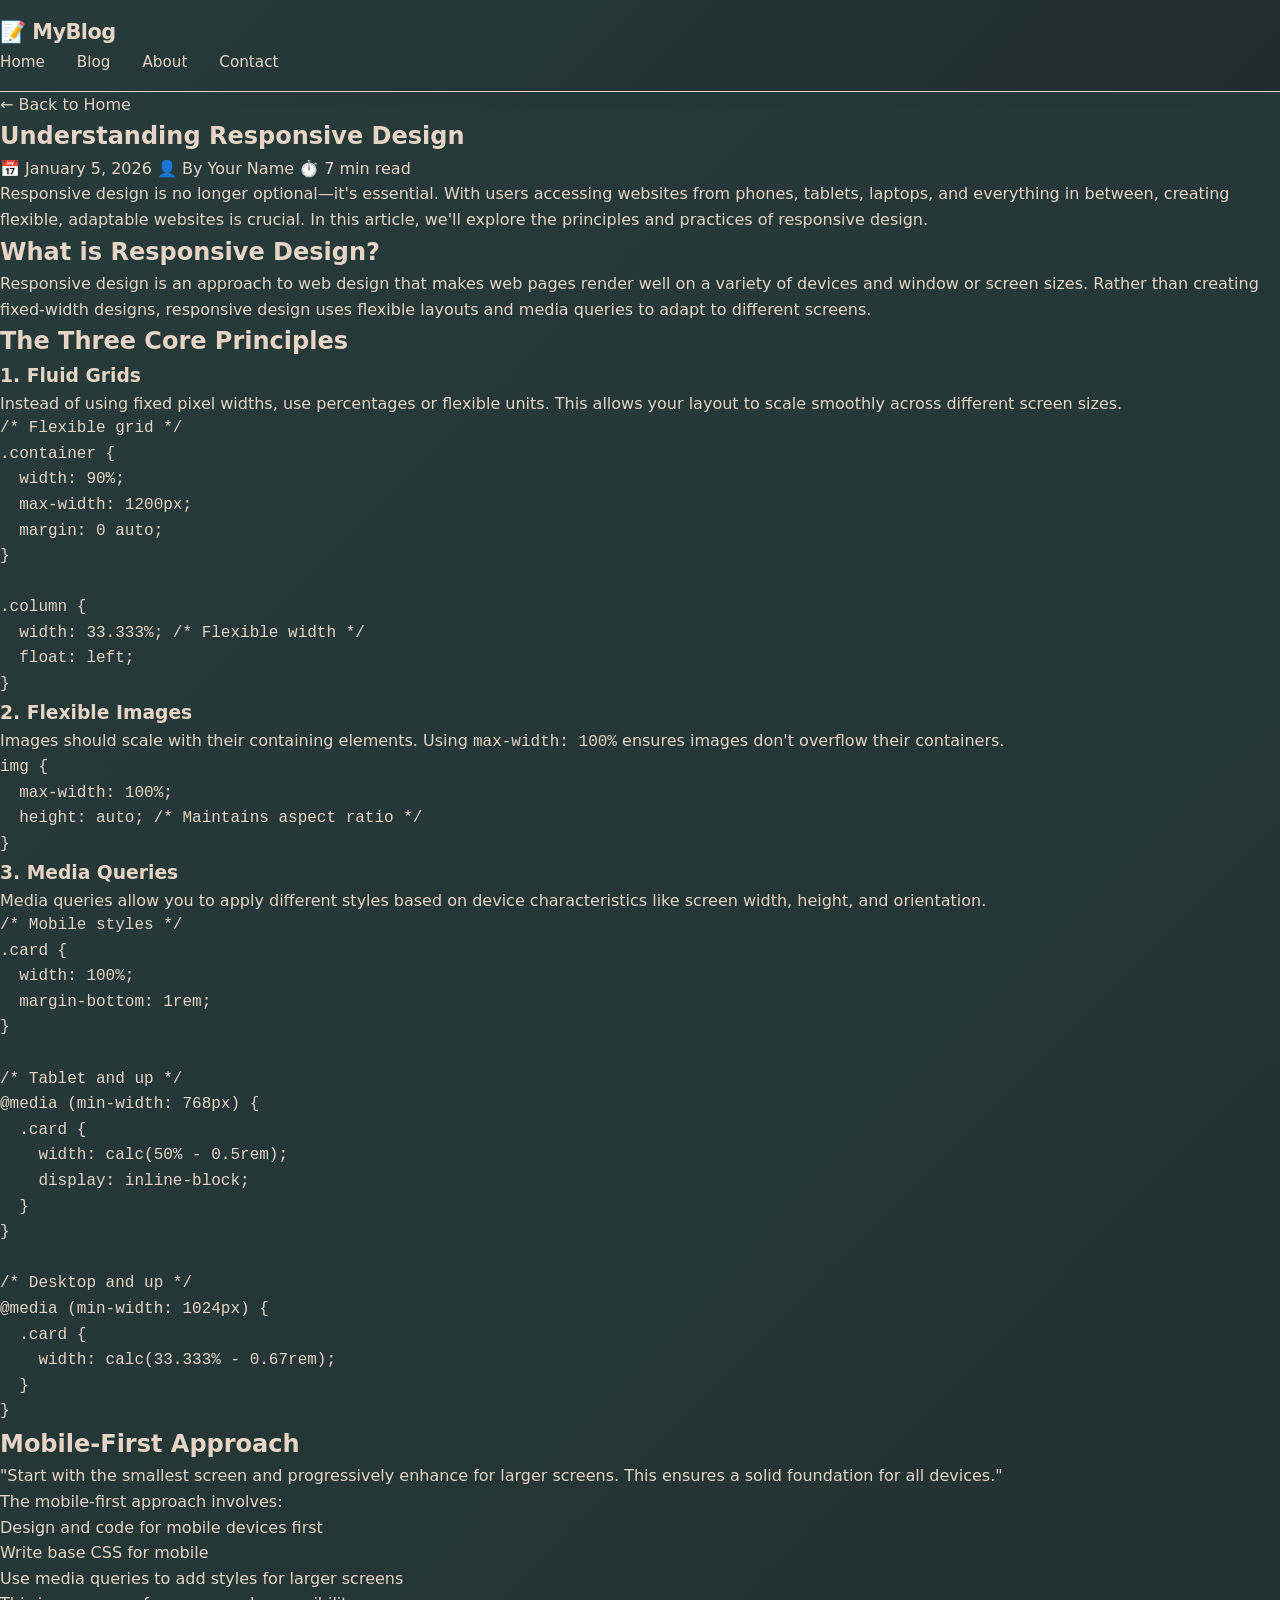
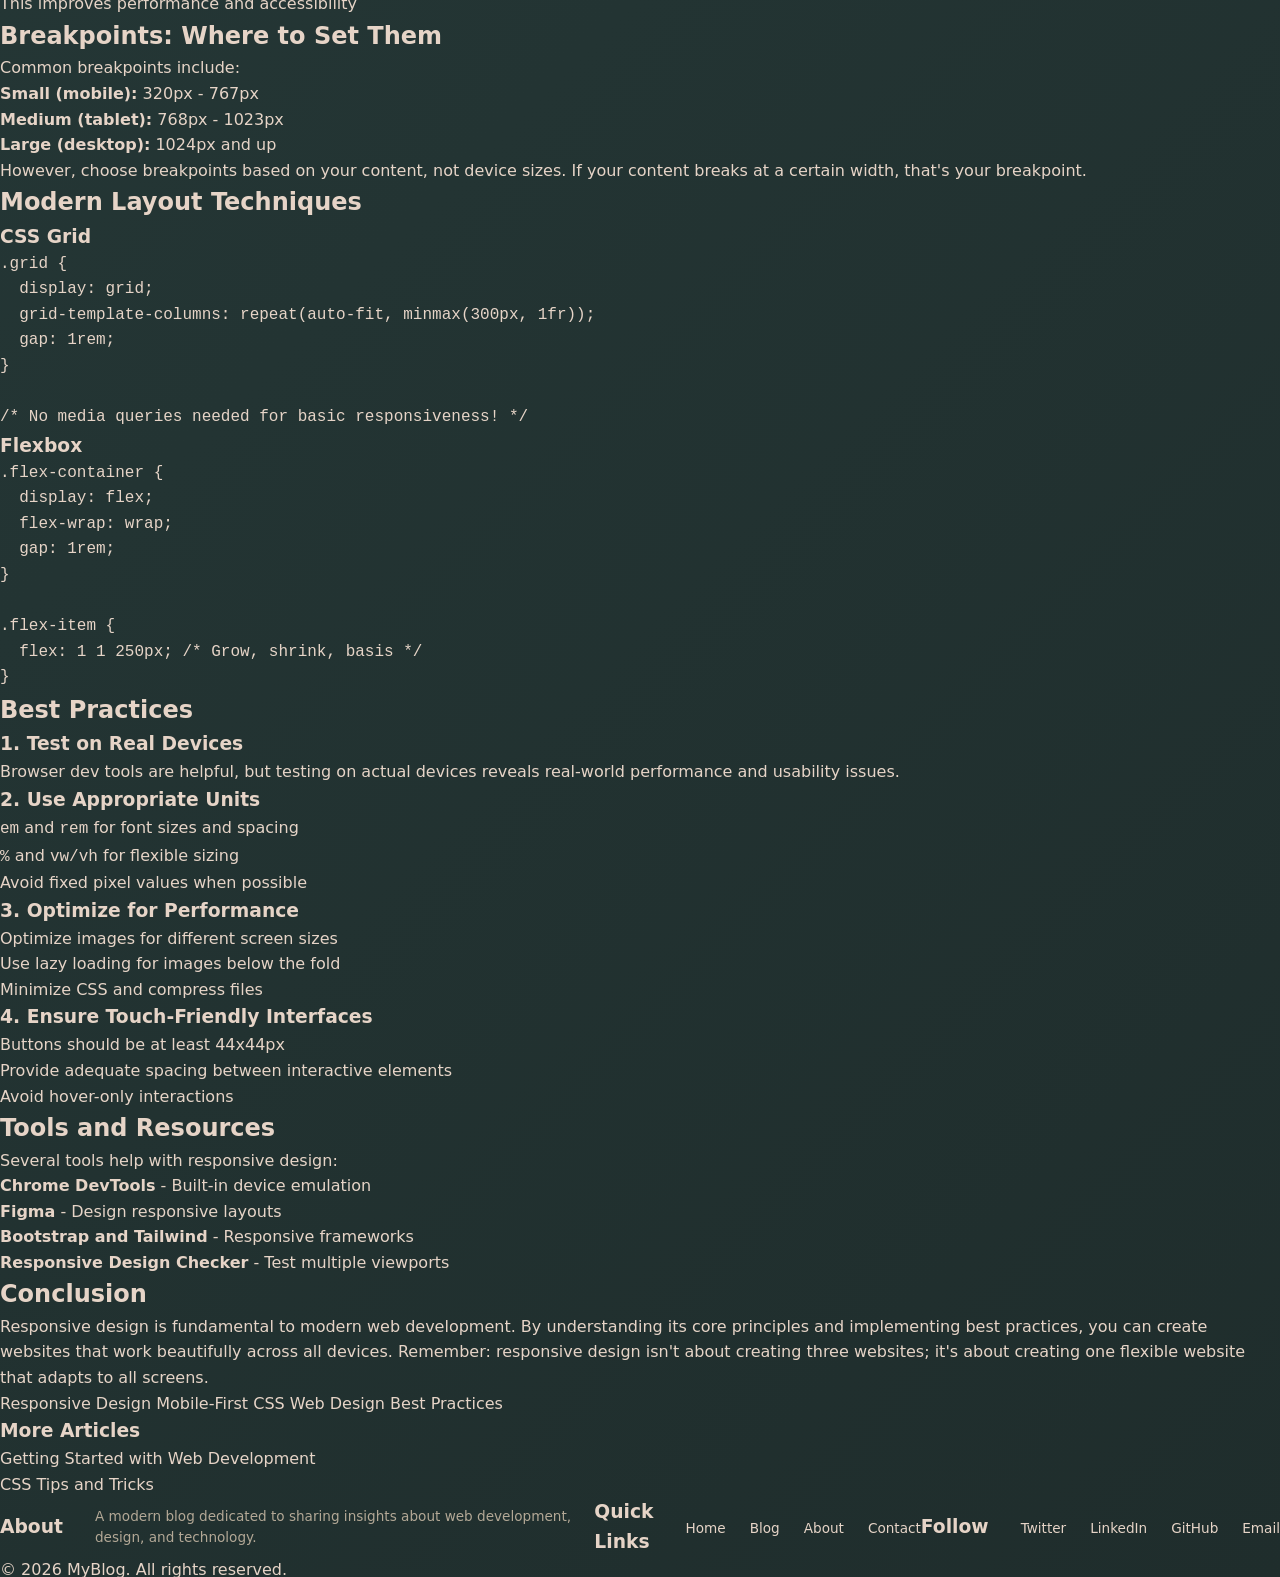
<file: Blog Website/pages/article-3.html>
<!DOCTYPE html>
<html lang="en">

<head>
    <meta charset="UTF-8">
    <meta name="author" content="Your Name">
    <meta name="description" content="Understanding Responsive Design">
    <meta name="viewport" content="width=device-width, initial-scale=1.0">

    <title>Understanding Responsive Design | MyBlog</title>
    <link rel="stylesheet" href="../css/style.css">
</head>

<body>

    <!-- HEADER -->
    <header class="header">
        <div class="container">
            <div class="header-content">
                <a href="../index.html" class="logo">📝 MyBlog</a>

                <nav aria-label="primary-navigation">
                    <ul>
                        <li><a href="../index.html">Home</a></li>
                        <li><a href="../index.html#blog">Blog</a></li>
                        <li><a href="about.html">About</a></li>
                        <li><a href="contact.html">Contact</a></li>
                    </ul>
                </nav>
            </div>
        </div>
    </header>

    <!-- MAIN CONTENT -->
    <main class="container">

        <a href="../index.html" class="back-btn">← Back to Home</a>

        <article class="article">
            <h1>Understanding Responsive Design</h1>

            <div class="article-meta">
                <span>📅 January 5, 2026</span>
                <span>👤 By Your Name</span>
                <span>⏱️ 7 min read</span>
            </div>

            <div class="article-content">
                <p>
                    Responsive design is no longer optional—it's essential. With users accessing websites from phones, tablets, laptops, and everything in between, creating flexible, adaptable websites is crucial. In this article, we'll explore the principles and practices of responsive design.
                </p>

                <h2>What is Responsive Design?</h2>

                <p>
                    Responsive design is an approach to web design that makes web pages render well on a variety of devices and window or screen sizes. Rather than creating fixed-width designs, responsive design uses flexible layouts and media queries to adapt to different screens.
                </p>

                <h2>The Three Core Principles</h2>

                <h3>1. Fluid Grids</h3>
                <p>
                    Instead of using fixed pixel widths, use percentages or flexible units. This allows your layout to scale smoothly across different screen sizes.
                </p>

                <pre><code>/* Flexible grid */
.container {
  width: 90%;
  max-width: 1200px;
  margin: 0 auto;
}

.column {
  width: 33.333%; /* Flexible width */
  float: left;
}</code></pre>

                <h3>2. Flexible Images</h3>
                <p>
                    Images should scale with their containing elements. Using <code>max-width: 100%</code> ensures images don't overflow their containers.
                </p>

                <pre><code>img {
  max-width: 100%;
  height: auto; /* Maintains aspect ratio */
}</code></pre>

                <h3>3. Media Queries</h3>
                <p>
                    Media queries allow you to apply different styles based on device characteristics like screen width, height, and orientation.
                </p>

                <pre><code>/* Mobile styles */
.card {
  width: 100%;
  margin-bottom: 1rem;
}

/* Tablet and up */
@media (min-width: 768px) {
  .card {
    width: calc(50% - 0.5rem);
    display: inline-block;
  }
}

/* Desktop and up */
@media (min-width: 1024px) {
  .card {
    width: calc(33.333% - 0.67rem);
  }
}</code></pre>

                <h2>Mobile-First Approach</h2>

                <blockquote>
                    "Start with the smallest screen and progressively enhance for larger screens. This ensures a solid foundation for all devices."
                </blockquote>

                <p>
                    The mobile-first approach involves:
                </p>

                <ol>
                    <li>Design and code for mobile devices first</li>
                    <li>Write base CSS for mobile</li>
                    <li>Use media queries to add styles for larger screens</li>
                    <li>This improves performance and accessibility</li>
                </ol>

                <h2>Breakpoints: Where to Set Them</h2>

                <p>
                    Common breakpoints include:
                </p>

                <ul>
                    <li><strong>Small (mobile):</strong> 320px - 767px</li>
                    <li><strong>Medium (tablet):</strong> 768px - 1023px</li>
                    <li><strong>Large (desktop):</strong> 1024px and up</li>
                </ul>

                <p>
                    However, choose breakpoints based on your content, not device sizes. If your content breaks at a certain width, that's your breakpoint.
                </p>

                <h2>Modern Layout Techniques</h2>

                <h3>CSS Grid</h3>
                <pre><code>.grid {
  display: grid;
  grid-template-columns: repeat(auto-fit, minmax(300px, 1fr));
  gap: 1rem;
}

/* No media queries needed for basic responsiveness! */</code></pre>

                <h3>Flexbox</h3>
                <pre><code>.flex-container {
  display: flex;
  flex-wrap: wrap;
  gap: 1rem;
}

.flex-item {
  flex: 1 1 250px; /* Grow, shrink, basis */
}</code></pre>

                <h2>Best Practices</h2>

                <h3>1. Test on Real Devices</h3>
                <p>
                    Browser dev tools are helpful, but testing on actual devices reveals real-world performance and usability issues.
                </p>

                <h3>2. Use Appropriate Units</h3>
                <ul>
                    <li><code>em</code> and <code>rem</code> for font sizes and spacing</li>
                    <li><code>%</code> and <code>vw/vh</code> for flexible sizing</li>
                    <li>Avoid fixed pixel values when possible</li>
                </ul>

                <h3>3. Optimize for Performance</h3>
                <ul>
                    <li>Optimize images for different screen sizes</li>
                    <li>Use lazy loading for images below the fold</li>
                    <li>Minimize CSS and compress files</li>
                </ul>

                <h3>4. Ensure Touch-Friendly Interfaces</h3>
                <ul>
                    <li>Buttons should be at least 44x44px</li>
                    <li>Provide adequate spacing between interactive elements</li>
                    <li>Avoid hover-only interactions</li>
                </ul>

                <h2>Tools and Resources</h2>

                <p>
                    Several tools help with responsive design:
                </p>

                <ul>
                    <li><strong>Chrome DevTools</strong> - Built-in device emulation</li>
                    <li><strong>Figma</strong> - Design responsive layouts</li>
                    <li><strong>Bootstrap and Tailwind</strong> - Responsive frameworks</li>
                    <li><strong>Responsive Design Checker</strong> - Test multiple viewports</li>
                </ul>

                <h2>Conclusion</h2>

                <p>
                    Responsive design is fundamental to modern web development. By understanding its core principles and implementing best practices, you can create websites that work beautifully across all devices. Remember: responsive design isn't about creating three websites; it's about creating one flexible website that adapts to all screens.
                </p>

                <div class="tags">
                    <span class="tag">Responsive Design</span>
                    <span class="tag">Mobile-First</span>
                    <span class="tag">CSS</span>
                    <span class="tag">Web Design</span>
                    <span class="tag">Best Practices</span>
                </div>

            </div>

        </article>

        <!-- SIDEBAR -->
        <aside class="sidebar">
            <h3>More Articles</h3>
            <ul>
                <li><a href="article-1.html">Getting Started with Web Development</a></li>
                <li><a href="article-2.html">CSS Tips and Tricks</a></li>
            </ul>
        </aside>

    </main>

    <!-- FOOTER -->
    <footer>
        <div class="container">
            <div class="footer-content">
                <div class="footer-section">
                    <h3>About</h3>
                    <p>A modern blog dedicated to sharing insights about web development, design, and technology.</p>
                </div>

                <div class="footer-section">
                    <h3>Quick Links</h3>
                    <ul>
                        <li><a href="../index.html">Home</a></li>
                        <li><a href="../index.html#blog">Blog</a></li>
                        <li><a href="about.html">About</a></li>
                        <li><a href="contact.html">Contact</a></li>
                    </ul>
                </div>

                <div class="footer-section">
                    <h3>Follow</h3>
                    <ul>
                        <li><a href="#">Twitter</a></li>
                        <li><a href="#">LinkedIn</a></li>
                        <li><a href="#">GitHub</a></li>
                        <li><a href="#">Email</a></li>
                    </ul>
                </div>
            </div>

            <div class="footer-bottom">
                <p>&copy; 2026 MyBlog. All rights reserved.</p>
            </div>
        </div>
    </footer>

</body>

</html>
</file>
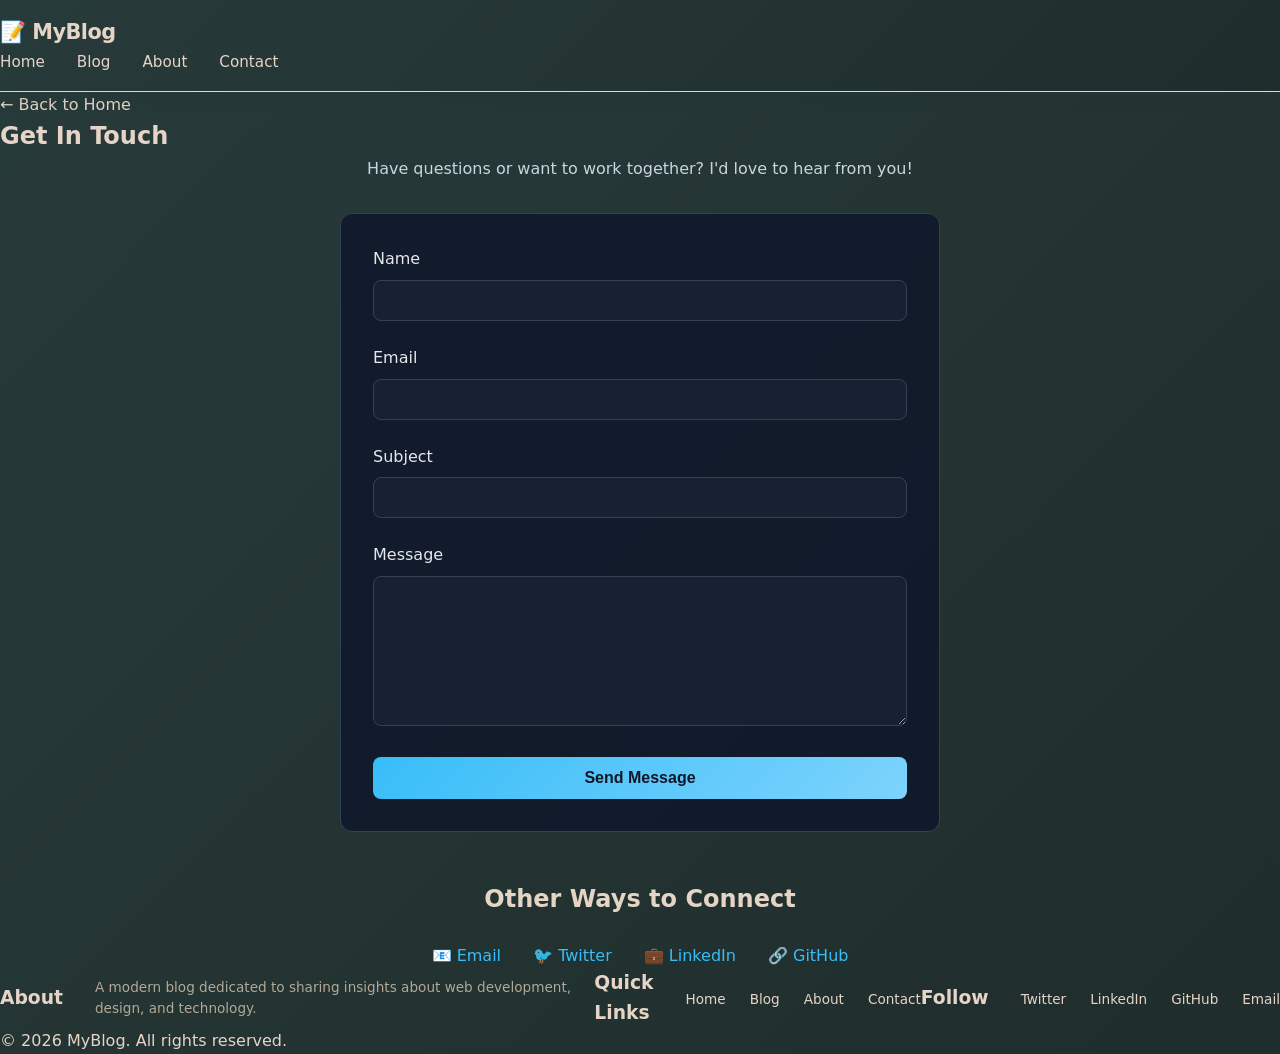
<file: Blog Website/pages/contact.html>
<!DOCTYPE html>
<html lang="en">

<head>
    <meta charset="UTF-8">
    <meta name="author" content="Your Name">
    <meta name="description" content="Contact MyBlog">
    <meta name="viewport" content="width=device-width, initial-scale=1.0">

    <title>Contact | MyBlog</title>
    <link rel="stylesheet" href="../css/style.css">
    <style>
        .contact-form {
            background: rgba(15, 23, 42, 0.85);
            border: 1px solid #334155;
            border-radius: 12px;
            padding: 2rem;
            margin: 2rem 0;
            max-width: 600px;
            margin-left: auto;
            margin-right: auto;
        }

        .form-group {
            margin-bottom: 1.5rem;
        }

        label {
            display: block;
            margin-bottom: 0.5rem;
            font-weight: 500;
            color: #e5e7eb;
        }

        input,
        textarea {
            width: 100%;
            padding: 0.75rem;
            border: 1px solid #334155;
            border-radius: 8px;
            background: rgba(30, 41, 59, 0.5);
            color: #e5e7eb;
            font-family: inherit;
            transition: border-color 0.3s ease;
        }

        input:focus,
        textarea:focus {
            outline: none;
            border-color: #38bdf8;
            box-shadow: 0 0 0 3px rgba(56, 189, 248, 0.1);
        }

        textarea {
            resize: vertical;
            min-height: 150px;
        }

        button {
            background: linear-gradient(135deg, #38bdf8, #7dd3fc);
            color: #0f172a;
            padding: 0.75rem 2rem;
            border: none;
            border-radius: 8px;
            font-weight: 600;
            font-size: 1rem;
            cursor: pointer;
            transition: all 0.3s ease;
            width: 100%;
        }

        button:hover {
            transform: translateY(-2px);
            box-shadow: 0 8px 16px rgba(56, 189, 248, 0.3);
        }

        button:active {
            transform: translateY(0);
        }
    </style>
</head>

<body>

    <!-- HEADER -->
    <header class="header">
        <div class="container">
            <div class="header-content">
                <a href="../index.html" class="logo">📝 MyBlog</a>

                <nav aria-label="primary-navigation">
                    <ul>
                        <li><a href="../index.html">Home</a></li>
                        <li><a href="../index.html#blog">Blog</a></li>
                        <li><a href="about.html">About</a></li>
                        <li><a href="contact.html">Contact</a></li>
                    </ul>
                </nav>
            </div>
        </div>
    </header>

    <!-- MAIN CONTENT -->
    <main class="container">

        <a href="../index.html" class="back-btn">← Back to Home</a>

        <article class="article">
            <h1>Get In Touch</h1>

            <p style="text-align: center; color: #cbd5e1; margin-bottom: 2rem;">
                Have questions or want to work together? I'd love to hear from you!
            </p>

            <form class="contact-form" action="#" method="POST">
                <div class="form-group">
                    <label for="name">Name</label>
                    <input type="text" id="name" name="name" required>
                </div>

                <div class="form-group">
                    <label for="email">Email</label>
                    <input type="email" id="email" name="email" required>
                </div>

                <div class="form-group">
                    <label for="subject">Subject</label>
                    <input type="text" id="subject" name="subject" required>
                </div>

                <div class="form-group">
                    <label for="message">Message</label>
                    <textarea id="message" name="message" required></textarea>
                </div>

                <button type="submit">Send Message</button>
            </form>

            <div style="text-align: center; margin-top: 3rem;">
                <h2 style="margin-bottom: 1.5rem;">Other Ways to Connect</h2>
                <ul style="list-style: none; display: flex; justify-content: center; gap: 2rem; flex-wrap: wrap;">
                    <li><a href="mailto:contact@myblog.com" style="color: #38bdf8; text-decoration: none; font-weight: 500;">📧 Email</a></li>
                    <li><a href="#" style="color: #38bdf8; text-decoration: none; font-weight: 500;">🐦 Twitter</a></li>
                    <li><a href="#" style="color: #38bdf8; text-decoration: none; font-weight: 500;">💼 LinkedIn</a></li>
                    <li><a href="#" style="color: #38bdf8; text-decoration: none; font-weight: 500;">🔗 GitHub</a></li>
                </ul>
            </div>

        </article>

    </main>

    <!-- FOOTER -->
    <footer>
        <div class="container">
            <div class="footer-content">
                <div class="footer-section">
                    <h3>About</h3>
                    <p>A modern blog dedicated to sharing insights about web development, design, and technology.</p>
                </div>

                <div class="footer-section">
                    <h3>Quick Links</h3>
                    <ul>
                        <li><a href="../index.html">Home</a></li>
                        <li><a href="../index.html#blog">Blog</a></li>
                        <li><a href="about.html">About</a></li>
                        <li><a href="contact.html">Contact</a></li>
                    </ul>
                </div>

                <div class="footer-section">
                    <h3>Follow</h3>
                    <ul>
                        <li><a href="#">Twitter</a></li>
                        <li><a href="#">LinkedIn</a></li>
                        <li><a href="#">GitHub</a></li>
                        <li><a href="#">Email</a></li>
                    </ul>
                </div>
            </div>

            <div class="footer-bottom">
                <p>&copy; 2026 MyBlog. All rights reserved.</p>
            </div>
        </div>
    </footer>

</body>

</html>
</file>
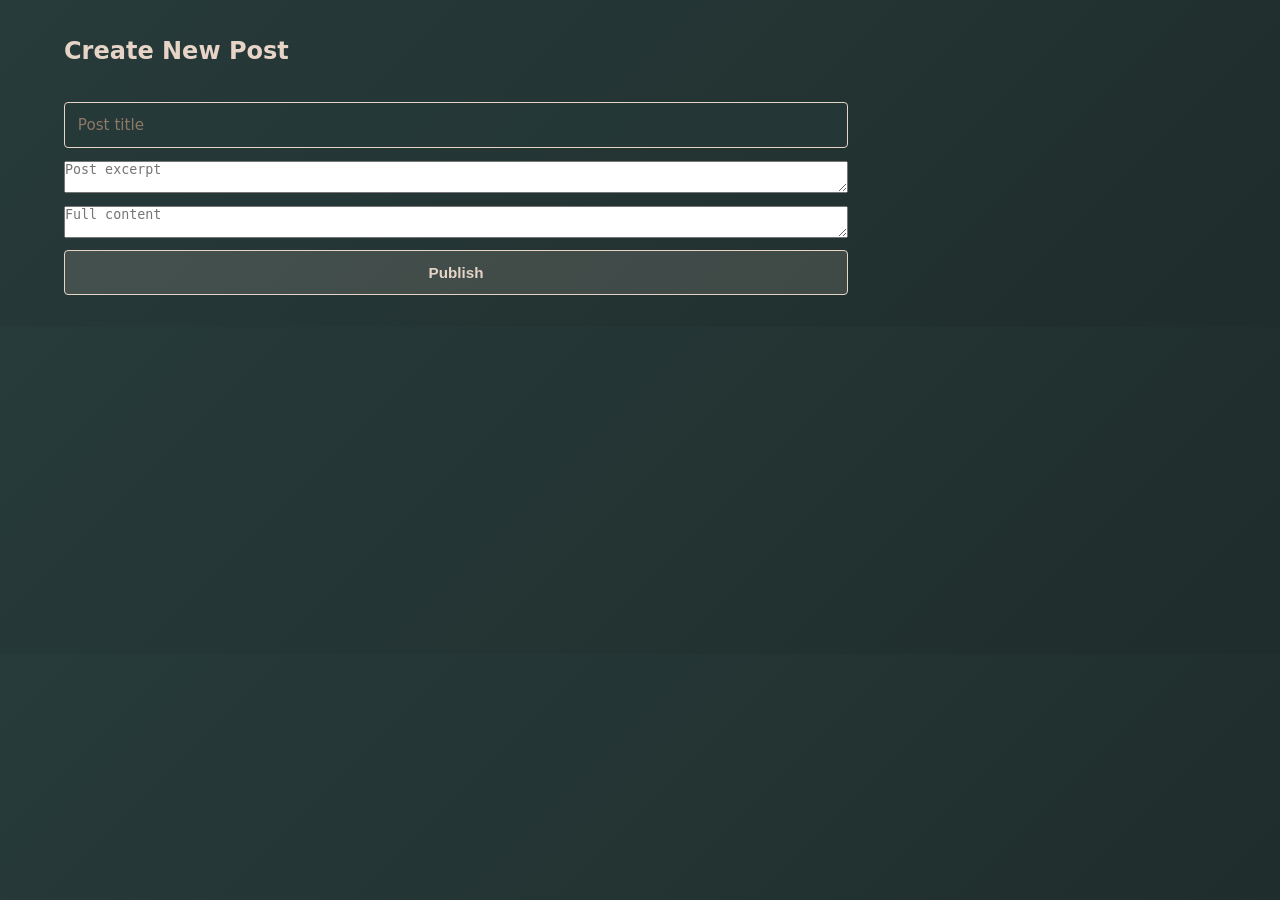
<file: Blog Website/pages/create-post.html>
<!DOCTYPE html>
<html lang="en">
<head>
    <meta charset="UTF-8">
    <title>Create Post</title>
    <link rel="stylesheet" href="../css/style.css">
</head>
<body>
    <main class="main-wrapper">
        <div class="main-container">
            <section class="feed-section">
                <h1>Create New Post</h1>
                <form id="postForm" class="newsletter-form">
                    <input id="title" placeholder="Post title" required>
                    <textarea id="excerpt" placeholder="Post excerpt" required></textarea>
                    <textarea id="content" placeholder="Full content" required></textarea>
                    <button type="submit" class="subscribe-btn">Publish</button>
                </form>
            </section>
        </div>
    </main>

    <script src="../js/posts.js"></script>
    <script>
        document.getElementById("postForm").addEventListener("submit", e => {
            e.preventDefault();
            savePost(title.value, excerpt.value, content.value);
            window.location.href = "../index.html";
        });
    </script>
</body>
</html>
</file>
<file: main.css>
/* RESET & BASE */
* {
    margin: 0;
    padding: 0;
    box-sizing: border-box;
}

html {
    font-size: 16px;
    scroll-behavior: smooth;
}

body {
    font-family: 'Segoe UI', system-ui, sans-serif;
    background: linear-gradient(135deg, #273b3a, #1f2d2c);
    color: #e6d4c7;
    line-height: 1.7;
    animation: fadeInBody 0.8s ease-in-out;
}

/* ANIMATIONS */
@keyframes fadeInBody {
    from {
        opacity: 0;
    }
    to {
        opacity: 1;
    }
}

@keyframes slideInUp {
    from {
        opacity: 0;
        transform: translateY(30px);
    }
    to {
        opacity: 1;
        transform: translateY(0);
    }
}

@keyframes slideInDown {
    from {
        opacity: 0;
        transform: translateY(-30px);
    }
    to {
        opacity: 1;
        transform: translateY(0);
    }
}

@keyframes glow {
    0% {
        box-shadow: 0 0 10px rgba(255, 210, 194, 0.3);
    }
    50% {
        box-shadow: 0 0 20px rgba(255, 210, 194, 0.5);
    }
    100% {
        box-shadow: 0 0 10px rgba(255, 210, 194, 0.3);
    }
}

@keyframes pulse {
    0%, 100% {
        opacity: 1;
    }
    50% {
        opacity: 0.8;
    }
}

@keyframes revealUp {
    from {
        opacity: 0;
        transform: translateY(50px);
    }
    to {
        opacity: 1;
        transform: translateY(0);
    }
}

/* CONTAINER */
.container {
    max-width: 900px;
    margin: auto;
    padding: 2rem 1.5rem;
}

/* HEADER */
.header {
    background: linear-gradient(135deg, #273b3a, #1f2d2c);
    border-bottom: 1px solid #e6d4c7;
    animation: slideInDown 0.6s ease-out;
}

.header h1 {
    text-align: center;
    margin-bottom: 1rem;
}

nav ul {
    list-style: none;
    display: flex;
    justify-content: center;
    gap: 1.5rem;
    flex-wrap: wrap;
}

nav a {
    color: #e6d4c7;
    text-decoration: none;
    font-weight: 500;
    transition: all 0.3s ease;
}

nav a:hover {
    color: #ffffff;
    text-shadow: 0 0 10px rgba(230, 212, 199, 0.5);
    transform: translateY(-2px);
}

/* CARD SECTIONS */
.card {
    background: rgba(39, 59, 58, 0.2);
    border: 1px solid #e6d4c7;
    border-radius: 16px;
    padding: 2rem;
    margin: 3rem 0;
    box-shadow: 0 20px 40px rgba(39, 59, 58, 0.2);
    animation: slideInUp 0.6s ease-out;
    transition: all 0.3s ease;
}

.card:hover {
    box-shadow: 0 30px 60px rgba(230, 212, 199, 0.3);
    transform: translateY(-5px);
    border-color: #ffffff;
}

/* SCROLL REVEAL ANIMATION */
.card.scroll-reveal {
    opacity: 0;
    animation: none;
}

.card.scroll-reveal.reveal {
    animation: revealUp 0.8s ease-out forwards;
}

/* HEADINGS */
h2 {
    margin-bottom: 1rem;
    font-size: 1.6rem;
    color: #e6d4c7;
}

h3 {
    margin-top: 1.5rem;
    margin-bottom: 0.5rem;
}

/* IMAGES */
img {
    max-width: 100%;
    border-radius: 14px;
    margin-top: 1rem;
    transition: all 0.4s ease;
}

img:hover {
    transform: scale(1.05);
    box-shadow: 0 15px 40px rgba(230, 212, 199, 0.3);
}

.trip-images {
    display: flex;          /* Align children in a row */
    gap: 20px;              /* Space between images */
    flex-wrap: 1 1 250px;        /* Wrap to next line on small screens */
    min-width: 200px;
    height: auto;
    justify-content: center; /* Center images horizontally */
}

.trip-images figure {
    margin: 0;              /* Remove extra margins */
}

/* LISTS */
ul {
    padding-left: 1.2rem;
}

li {
    margin-bottom: 1rem;
}

/* LINKS */
a {
    color: #e6d4c7;
    transition: all 0.3s ease;
}

a:hover {
    color: #ffffff;
    text-shadow: 0 0 8px rgba(230, 212, 199, 0.4);
}

/* FOOTER */
footer {
    text-align: center;
    padding: 3rem 1rem;
    border-top: 1px solid #e6d4c7;
}

.footer-links {
    list-style: none;
    display: flex;
    justify-content: center;
    gap: 1.2rem;
    margin-top: 1rem;
    flex-wrap: wrap;
}

/* BACK TO TOP */
.back-top {
    text-align: center;
    margin-bottom: 2rem;
}

/* RESPONSIVE */
@media (max-width: 768px) {
    html {
        font-size: 15px;
    }

    .card {
        padding: 1.5rem;
    }

    nav ul {
        gap: 1rem;
    }
}

/* MODAL GALLERY STYLES */
.trip-img {
    cursor: pointer;
    transition: transform 0.2s;
}

.trip-img:hover {
    transform: scale(1.05);
}

.image-modal {
    display: none;
    position: fixed;
    z-index: 999;
    padding-top: 50px;
    left: 0;
    top: 0;
    width: 100%;
    height: 100%;
    background-color: rgba(0, 0, 0, 0.9);
}

.modal-image {
    margin: auto;
    display: block;
    max-width: 90%;
    max-height: 80vh;
    border-radius: 10px;
}

.close {
    position: absolute;
    top: 20px;
    right: 35px;
    color: #f1f1f1;
    font-size: 40px;
    font-weight: bold;
    cursor: pointer;
    z-index: 1001;
}

.close:hover {
    color: #bbb;
}

.image-counter {
    position: absolute;
    top: 20px;
    left: 20px;
    color: #f1f1f1;
    font-size: 18px;
    font-weight: bold;
}

.nav-button {
    position: absolute;
    top: 50%;
    transform: translateY(-50%);
    background-color: rgba(0, 0, 0, 0.6);
    color: #f1f1f1;
    border: none;
    padding: 15px 20px;
    font-size: 24px;
    cursor: pointer;
    border-radius: 5px;
    transition: background-color 0.3s;
    z-index: 1000;
}

.nav-button:hover {
    background-color: rgba(0, 0, 0, 0.9);
}

.prev {
    left: 20px;
}

.next {
    right: 20px;
}

/* VIEW MORE BUTTON */
.view-more-btn {
    background: rgba(39, 59, 58, 0.3);
    border: 1px solid #e6d4c7;
    color: #e6d4c7;
    padding: 0.8rem 1.5rem;
    font-size: 1rem;
    border-radius: 8px;
    cursor: pointer;
    transition: all 0.3s ease;
    font-weight: 500;
}

.view-more-btn:hover {
    background: rgba(39, 59, 58, 0.5);
    color: #ffffff;
    text-shadow: 0 0 10px rgba(230, 212, 199, 0.5);
    transform: translateY(-2px);
    box-shadow: 0 10px 25px rgba(230, 212, 199, 0.2);
}
</file>
<file: Blog Website/css/style.css>
/* RESET & BASE */
* {
    margin: 0;
    padding: 0;
    box-sizing: border-box;
}

html {
    font-size: 16px;
    scroll-behavior: smooth;
}

body {
    font-family: 'Segoe UI', system-ui, -apple-system, sans-serif;
    background: linear-gradient(135deg, #273b3a, #1f2d2c);
    color: #e6d4c7;
    line-height: 1.6;
    animation: fadeInBody 0.8s ease-in-out;
}

/* ANIMATIONS */
@keyframes fadeInBody {
    from {
        opacity: 0;
    }
    to {
        opacity: 1;
    }
}

@keyframes slideInUp {
    from {
        opacity: 0;
        transform: translateY(30px);
    }
    to {
        opacity: 1;
        transform: translateY(0);
    }
}

@keyframes slideInDown {
    from {
        opacity: 0;
        transform: translateY(-30px);
    }
    to {
        opacity: 1;
        transform: translateY(0);
    }
}

@keyframes glow {
    0% {
        box-shadow: 0 0 10px rgba(230, 212, 199, 0.3);
    }
    50% {
        box-shadow: 0 0 20px rgba(230, 212, 199, 0.5);
    }
    100% {
        box-shadow: 0 0 10px rgba(230, 212, 199, 0.3);
    }
}

@keyframes pulse {
    0%, 100% {
        opacity: 1;
    }
    50% {
        opacity: 0.8;
    }
}

a {
    color: #e6d4c7;
    text-decoration: none;
}

/* HEADER & NAVIGATION */
.header {
    border-bottom: 1px solid #e6d4c7;
    padding: 1rem 0;
    position: sticky;
    top: 0;
    z-index: 100;
    background: linear-gradient(135deg, #273b3a, #1f2d2c);
    animation: slideInDown 0.6s ease-out;
    box-shadow: 0 4px 12px rgba(39, 59, 58, 0.3);
}

.header-container {
    max-width: 1200px;
    margin: 0 auto;
    padding: 0 1.5rem;
    display: flex;
    justify-content: space-between;
    align-items: center;
}

.logo {
    font-size: 1.3rem;
    font-weight: 700;
    color: #e6d4c7;
    text-decoration: none;
    letter-spacing: -0.5px;
    transition: all 0.3s ease;
}

.logo:hover {
    color: #ffffff;
    text-shadow: 0 0 15px rgba(230, 212, 199, 0.6);
    transform: scale(1.05);
}

.header-right {
    display: flex;
    align-items: center;
    gap: 2rem;
}

nav ul {
    list-style: none;
    display: flex;
    gap: 2rem;
}

nav a {
    color: #e6d4c7;
    text-decoration: none;
    font-weight: 500;
    font-size: 0.95rem;
    transition: all 0.3s ease;
    position: relative;
}

nav a::after {
    content: '';
    position: absolute;
    bottom: -5px;
    left: 0;
    width: 0;
    height: 2px;
    background: #e6d4c7;
    transition: width 0.3s ease;
}

nav a:hover {
    color: #ffffff;
    text-shadow: 0 0 10px rgba(230, 212, 199, 0.5);
}

nav a:hover::after {
    width: 100%;
}

.subscribe-btn-header {
    background: rgba(230, 212, 199, 0.15);
    color: #e6d4c7;
    border: 1px solid #e6d4c7;
    padding: 0.6rem 1.2rem;
    border-radius: 4px;
    font-weight: 600;
    font-size: 0.9rem;
    cursor: pointer;
    transition: all 0.3s ease;
}

.subscribe-btn-header:hover {
    background: rgba(230, 212, 199, 0.25);
    color: #ffffff;
    text-shadow: 0 0 10px rgba(230, 212, 199, 0.5);
    transform: translateY(-2px);
    box-shadow: 0 10px 25px rgba(230, 212, 199, 0.2);
}

/* MAIN WRAPPER */
.main-wrapper {
    max-width: 1200px;
    margin: 0 auto;
    padding: 2rem 1.5rem;
}

.main-container {
    display: grid;
    grid-template-columns: 1fr 320px;
    gap: 3rem;
}

/* FEED SECTION */
.feed-section {
    display: flex;
    flex-direction: column;
    gap: 2rem;
}

/* POST CARD */
.post-card {
    border-bottom: 1px solid #e6d4c7;
    padding-bottom: 2rem;
    transition: all 0.3s cubic-bezier(0.25, 0.46, 0.45, 0.94);
    animation: slideInUp 0.6s ease-out;
}

.post-card:last-child {
    border-bottom: none;
}

.post-card:hover {
    transform: translateY(-5px);
    padding-left: 1rem;
}

.post-header {
    display: flex;
    justify-content: space-between;
    align-items: flex-start;
    margin-bottom: 1rem;
}

.author-info {
    display: flex;
    gap: 1rem;
    align-items: center;
}

.author-avatar {
    width: 40px;
    height: 40px;
    border-radius: 50%;
    background: rgba(230, 212, 199, 0.2);
    display: flex;
    align-items: center;
    justify-content: center;
    font-size: 1.5rem;
    transition: all 0.3s ease;
}

.post-card:hover .author-avatar {
    background: rgba(230, 212, 199, 0.35);
    box-shadow: 0 0 15px rgba(230, 212, 199, 0.3);
}

.author-name {
    font-size: 0.95rem;
    font-weight: 600;
    color: #e6d4c7;
    margin: 0;
}

.post-header time {
    font-size: 0.85rem;
    color: #b3a896;
    display: block;
    margin-top: 0.3rem;
}

.subscribe-btn-post {
    background: rgba(230, 212, 199, 0.15);
    border: 1px solid #e6d4c7;
    padding: 0.5rem 1rem;
    border-radius: 4px;
    font-weight: 600;
    font-size: 0.85rem;
    cursor: pointer;
    transition: all 0.3s ease;
    color: #e6d4c7;
}

.subscribe-btn-post:hover {
    background: rgba(230, 212, 199, 0.25);
    border-color: #ffffff;
    color: #ffffff;
    text-shadow: 0 0 10px rgba(230, 212, 199, 0.5);
    transform: translateY(-2px);
    box-shadow: 0 8px 20px rgba(230, 212, 199, 0.2);
}

.post-title {
    font-size: 1.5rem;
    font-weight: 700;
    line-height: 1.3;
    margin-bottom: 0.8rem;
    color: #e6d4c7;
    transition: all 0.3s ease;
}

.post-card:hover .post-title {
    color: #ffffff;
}

.post-excerpt {
    font-size: 1.05rem;
    color: #b3a896;
    line-height: 1.6;
    margin-bottom: 1rem;
}

.read-post-link {
    color: #e6d4c7;
    font-weight: 600;
    font-size: 0.95rem;
    text-decoration: none;
    display: inline-block;
    transition: all 0.3s ease;
    margin-bottom: 1rem;
    position: relative;
}

.read-post-link::after {
    content: '';
    position: absolute;
    bottom: -3px;
    left: 0;
    width: 0;
    height: 2px;
    background: #e6d4c7;
    transition: width 0.3s ease;
}

.read-post-link:hover {
    color: #ffffff;
    text-shadow: 0 0 8px rgba(230, 212, 199, 0.4);
}

.read-post-link:hover::after {
    width: 100%;
}

.post-footer {
    display: flex;
    gap: 1.5rem;
    margin-top: 1rem;
    padding-top: 1rem;
}

.engagement {
    font-size: 0.85rem;
    color: #b3a896;
    cursor: pointer;
    transition: all 0.3s ease;
}

.engagement:hover {
    color: #e6d4c7;
    transform: translateY(-2px);
}

/* SIDEBAR */
.sidebar-section {
    position: sticky;
    top: 80px;
    height: fit-content;
}

.sidebar-card {
    background: rgba(39, 59, 58, 0.2);
    border: 1px solid #e6d4c7;
    border-radius: 8px;
    padding: 1.5rem;
    margin-bottom: 1.5rem;
    transition: all 0.3s ease;
    animation: slideInUp 0.6s ease-out;
    box-shadow: 0 4px 12px rgba(39, 59, 58, 0.2);
}

.sidebar-card:hover {
    box-shadow: 0 10px 30px rgba(230, 212, 199, 0.2);
    border-color: #ffffff;
    transform: translateY(-5px);
}

.sidebar-card h3 {
    font-size: 1.05rem;
    font-weight: 700;
    margin-bottom: 0.8rem;
    color: #e6d4c7;
}

.sidebar-card p {
    font-size: 0.95rem;
    color: #b3a896;
    line-height: 1.6;
    margin-bottom: 1rem;
}

/* NEWSLETTER FORM */
.newsletter-form {
    display: flex;
    flex-direction: column;
    gap: 0.8rem;
}

.newsletter-form input {
    padding: 0.8rem;
    border: 1px solid #e6d4c7;
    border-radius: 4px;
    font-size: 0.95rem;
    font-family: inherit;
    background: rgba(39, 59, 58, 0.5);
    color: #e6d4c7;
    transition: all 0.3s ease;
}

.newsletter-form input::placeholder {
    color: #8d7866;
}

.newsletter-form input:focus {
    outline: none;
    border-color: #ffffff;
    background: rgba(39, 59, 58, 0.7);
    box-shadow: 0 0 15px rgba(230, 212, 199, 0.3);
}

.subscribe-btn {
    background: rgba(230, 212, 199, 0.15);
    color: #e6d4c7;
    border: 1px solid #e6d4c7;
    padding: 0.8rem;
    border-radius: 4px;
    font-weight: 600;
    font-size: 0.95rem;
    cursor: pointer;
    transition: all 0.3s ease;
}

.subscribe-btn:hover {
    background: rgba(230, 212, 199, 0.25);
    color: #ffffff;
    text-shadow: 0 0 10px rgba(230, 212, 199, 0.5);
    transform: translateY(-2px);
    box-shadow: 0 8px 20px rgba(230, 212, 199, 0.2);
}

/* ARCHIVE LIST */
.archive-list {
    list-style: none;
}

.archive-list li {
    margin-bottom: 0.8rem;
}

.archive-list a {
    color: #e6d4c7;
    text-decoration: none;
    font-size: 0.95rem;
    transition: all 0.3s ease;
    position: relative;
    display: inline-block;
}

.archive-list a::after {
    content: '';
    position: absolute;
    bottom: -3px;
    left: 0;
    width: 0;
    height: 2px;
    background: #e6d4c7;
    transition: width 0.3s ease;
}

.archive-list a:hover {
    color: #ffffff;
    text-shadow: 0 0 8px rgba(230, 212, 199, 0.4);
}

.archive-list a:hover::after {
    width: 100%;
}

/* FOOTER */
.footer {
    border-top: 1px solid #e6d4c7;
    padding: 2rem 0;
    margin-top: 4rem;
    background: linear-gradient(135deg, #273b3a, #1f2d2c);
    animation: slideInUp 0.6s ease-out;
}

.footer-container {
    max-width: 1200px;
    margin: 0 auto;
    padding: 0 1.5rem;
}

.footer-content {
    display: flex;
    justify-content: space-between;
    align-items: center;
}

.footer-section {
    display: flex;
    gap: 2rem;
    align-items: center;
}

.footer-section ul {
    list-style: none;
    display: flex;
    gap: 1.5rem;
}

.footer-section a {
    color: #e6d4c7;
    font-size: 0.85rem;
    transition: all 0.3s ease;
    position: relative;
}

.footer-section a::after {
    content: '';
    position: absolute;
    bottom: -3px;
    left: 0;
    width: 0;
    height: 2px;
    background: #e6d4c7;
    transition: width 0.3s ease;
}

.footer-section a:hover {
    color: #ffffff;
    text-shadow: 0 0 8px rgba(230, 212, 199, 0.4);
}

.footer-section a:hover::after {
    width: 100%;
}

.footer-section p {
    color: #b3a896;
    font-size: 0.85rem;
}

/* RESPONSIVE DESIGN */
@media (max-width: 768px) {
    .main-container {
        grid-template-columns: 1fr;
        gap: 2rem;
    }

    .sidebar-section {
        position: static;
    }

    .header-right {
        gap: 1rem;
        font-size: 0.85rem;
    }

    nav ul {
        gap: 1rem;
    }

    .post-title {
        font-size: 1.3rem;
    }

    .post-excerpt {
        font-size: 0.95rem;
    }

    .footer-content {
        flex-direction: column;
        gap: 1.5rem;
        text-align: center;
    }

    .footer-section {
        flex-direction: column;
        gap: 0.8rem;
    }

    .footer-section ul {
        flex-direction: column;
        gap: 0.5rem;
    }
}

@media (max-width: 480px) {
    .header-container {
        flex-direction: column;
        gap: 1rem;
    }

    .header-right {
        width: 100%;
        justify-content: space-between;
    }

    nav ul {
        flex-direction: column;
        gap: 0.8rem;
    }

    .post-header {
        flex-direction: column;
        gap: 1rem;
    }

    .subscribe-btn-post {
        width: 100%;
    }

    .post-title {
        font-size: 1.2rem;
    }
}
</file>
